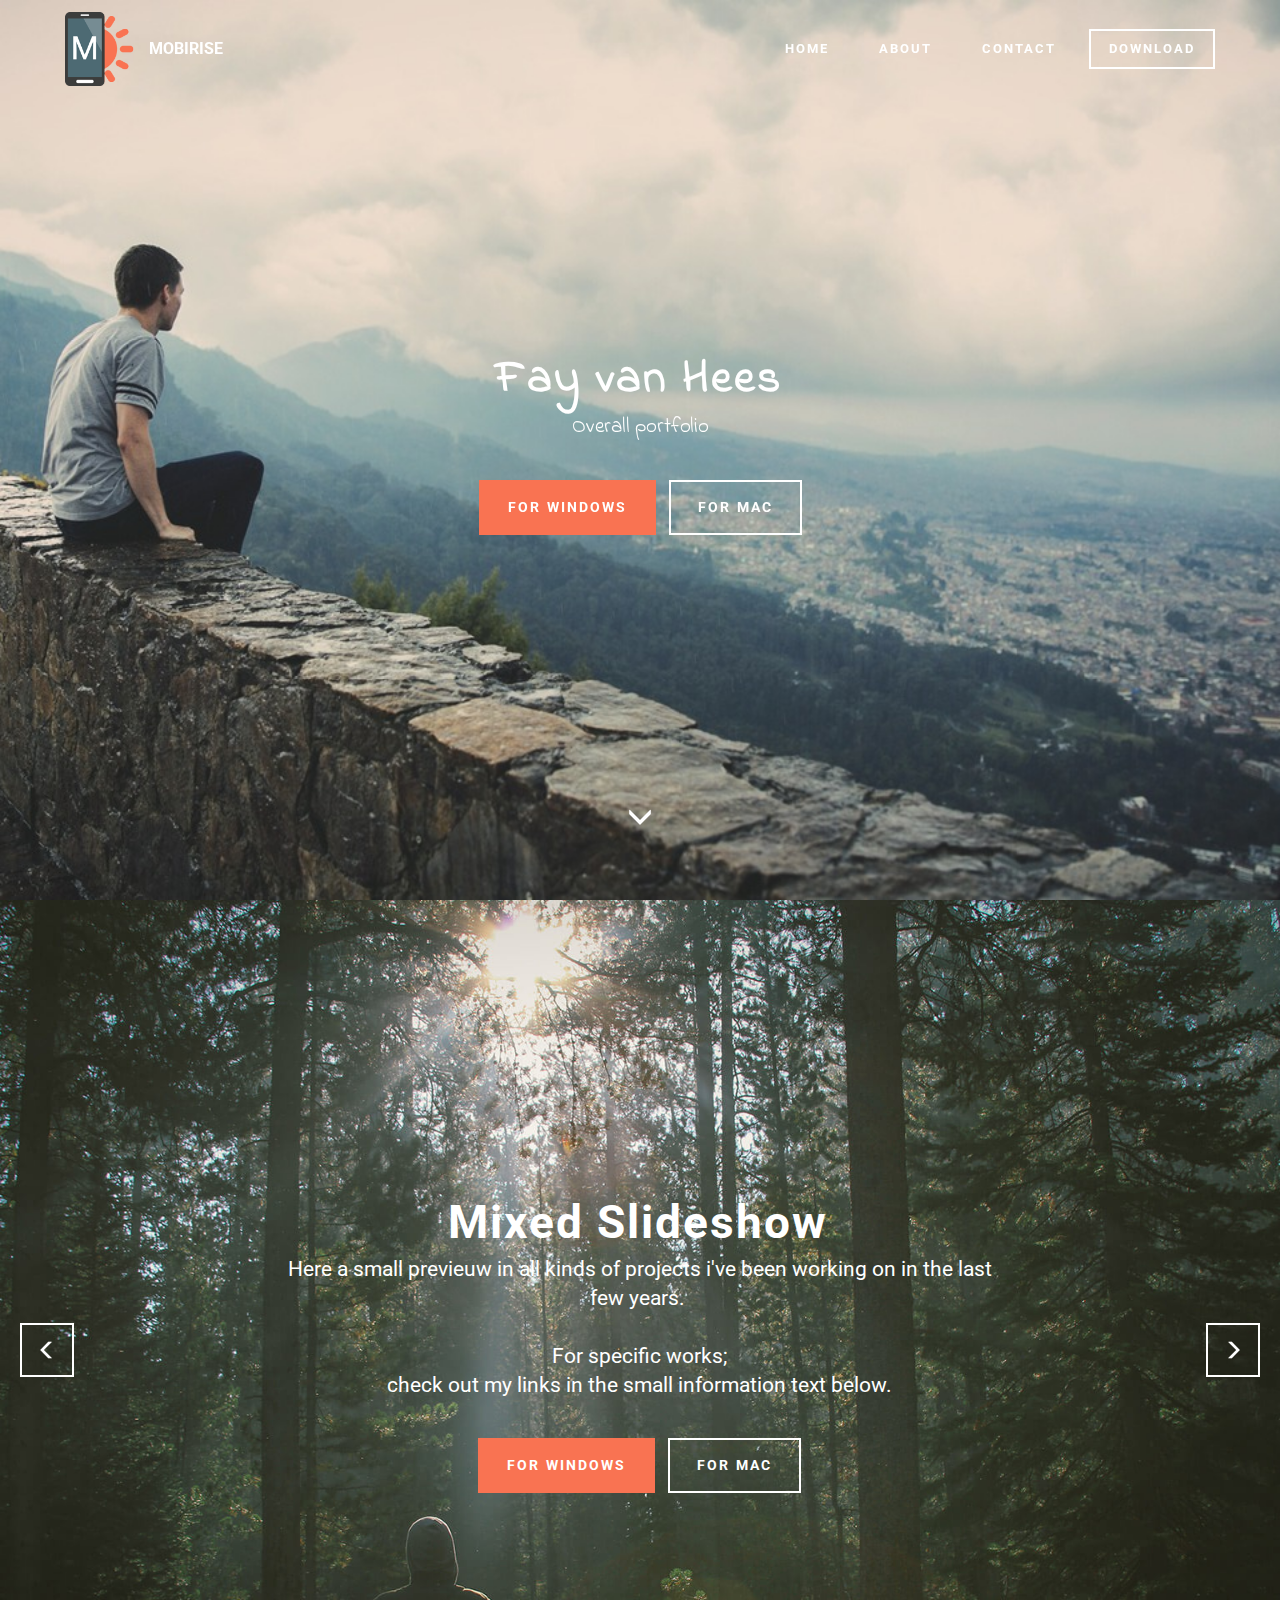
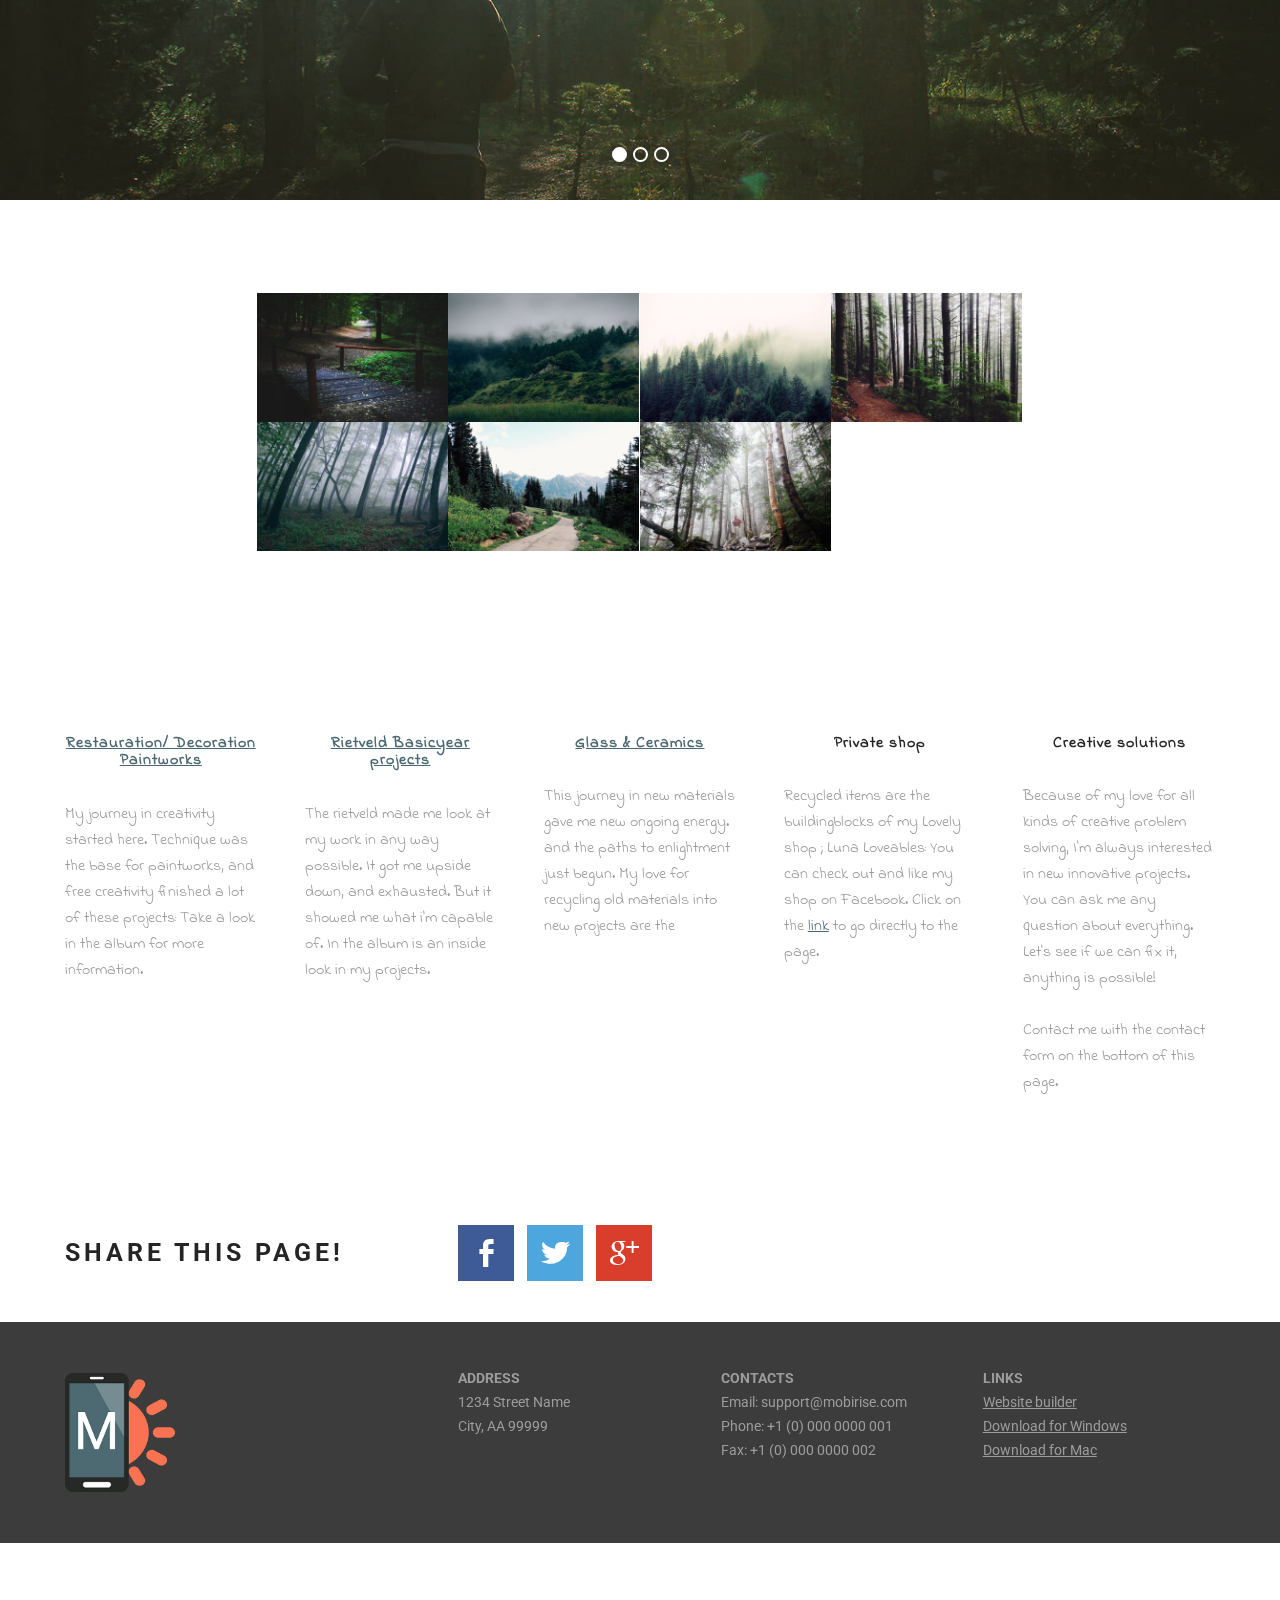
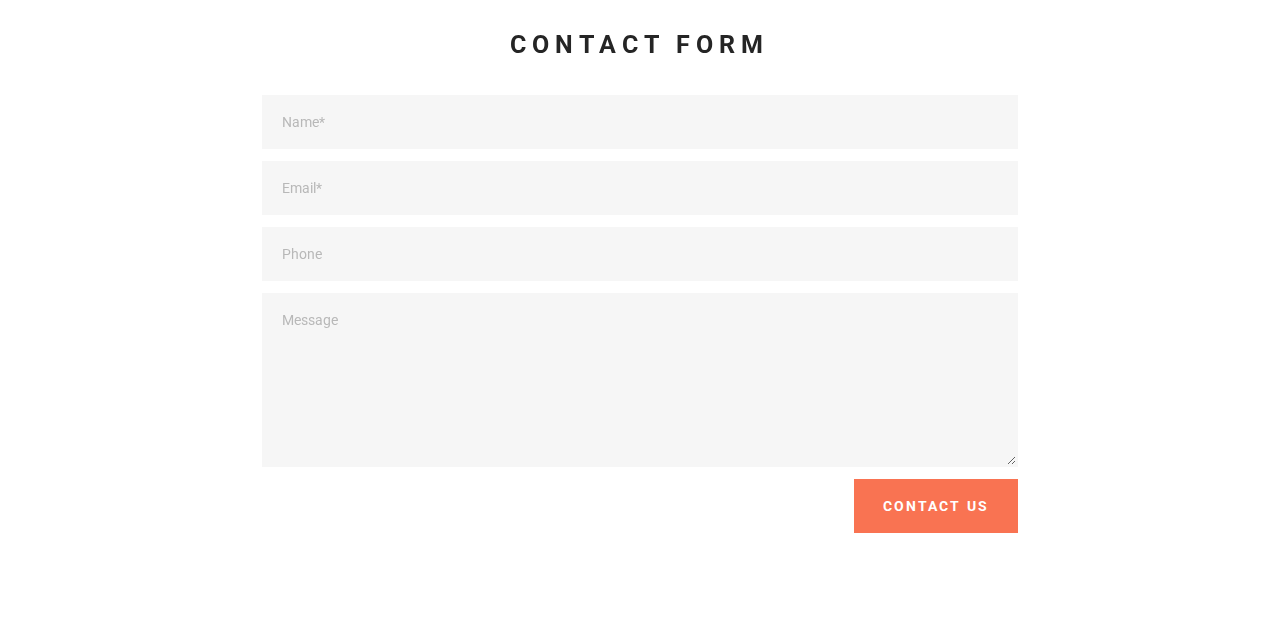
<file: index.html>
<!DOCTYPE html>
<html>
<head>
  <!-- Site made with Mobirise Website Builder v2.0, http://mobirise.com -->
  <meta charset="UTF-8">
  <meta http-equiv="X-UA-Compatible" content="IE=edge">
  <meta name="generator" content="Mobirise v2.0, mobirise.com">
  <meta name="viewport" content="width=device-width, initial-scale=1">
  <meta name="description" content="Free Responsive Website Maker. Create awesome mobile-first websites. Easy and fast - No coding!">
  <title>Mobirise Mobile Website Builder</title>
  <link rel="stylesheet" href="https://fonts.googleapis.com/css?family=Roboto:700,400&amp;subset=cyrillic,latin,greek,vietnamese">
  <link rel="stylesheet" href="assets/bootstrap/css/bootstrap.min.css">
  <link rel="stylesheet" href="assets/animate.css/animate.min.css">
  <link rel="stylesheet" href="assets/socicon/css/socicon.min.css">
  <link rel="stylesheet" href="assets/mobirise/css/style.css">
  <link rel="stylesheet" href="assets/mobirise-slider/style.css">
  <link rel="stylesheet" href="assets/mobirise-gallery/style.css">
  <link rel="stylesheet" href="assets/mobirise/css/mbr-additional.css" type="text/css">
  
  <!-- Paste any valid HTML code here. The code will be inserted to the end of <head> section, right before </head> -->
</head>
<body>

<section class="engine"><a rel="nofollow" href="http://mobirise.com">Mobirise website creator</a></section>
<section class="mbr-navbar mbr-navbar--freeze mbr-navbar--absolute mbr-navbar--transparent mbr-navbar--sticky mbr-navbar--auto-collapse" id="menu-0">
    <div class="mbr-navbar__section mbr-section">
        <div class="mbr-section__container container">
            <div class="mbr-navbar__container">
                <div class="mbr-navbar__column mbr-navbar__column--s mbr-navbar__brand">
                    <span class="mbr-navbar__brand-link mbr-brand mbr-brand--inline">
                        <a class="mbr-brand__logo" href="http://mobirise.com"><img class="mbr-navbar__brand-img mbr-brand__img" alt="" src="assets/images/logo.png"></a>
                        <span class="mbr-brand__name"><a class="mbr-brand__name text-white" href="http://mobirise.com">MOBIRISE</a></span>
                    </span>
                </div>
                <div class="mbr-navbar__hamburger mbr-hamburger text-white"><span class="mbr-hamburger__line"></span></div>
                <div class="mbr-navbar__column mbr-navbar__menu">
                    <nav class="mbr-navbar__menu-box mbr-navbar__menu-box--inline-right">
                        <div class="mbr-navbar__column"><ul class="mbr-navbar__items mbr-navbar__items--right mbr-buttons mbr-buttons--freeze mbr-buttons--right btn-decorator mbr-buttons--active"><li class="mbr-navbar__item"><a class="mbr-buttons__link btn text-white" href="http://mobirise.com">HOME</a></li><li class="mbr-navbar__item"><a class="mbr-buttons__link btn text-white" href="http://mobirise.com">ABOUT</a></li><li class="mbr-navbar__item"><a class="mbr-buttons__link btn text-white" href="http://mobirise.com">CONTACT</a></li></ul></div>
                        <div class="mbr-navbar__column"><ul class="mbr-navbar__items mbr-navbar__items--right mbr-buttons mbr-buttons--freeze mbr-buttons--right btn-inverse mbr-buttons--active"><li class="mbr-navbar__item"><a class="mbr-buttons__btn btn btn-default" href="http://mobirise.com">DOWNLOAD</a></li></ul></div>
                    </nav>
                </div>
            </div>
        </div>
    </div>
</section>

<section class="mbr-box mbr-section mbr-section--relative mbr-section--fixed-size mbr-section--full-height mbr-section--bg-adapted mbr-parallax-background" id="header1-1" style="background-image: url(assets/images/bg.jpg);">
    <div class="mbr-box__magnet mbr-box__magnet--sm-padding mbr-box__magnet--center-center">
        
        <div class="mbr-box__container mbr-section__container container">
            <div class="mbr-box mbr-box--stretched"><div class="mbr-box__magnet mbr-box__magnet--center-center">
                <div class="mbr-hero animated fadeInUp">
                    <h1 class="mbr-hero__text">Fay van Hees</h1>
                    <p class="mbr-hero__subtext">Overall portfolio</p>
                </div>
                <div class="mbr-buttons btn-inverse mbr-buttons--center"><a class="mbr-buttons__btn btn btn-lg btn-danger animated fadeInUp delay" href="http://mobirise.com">FOR WINDOWS</a> <a class="mbr-buttons__btn btn btn-lg btn-default animated fadeInUp delay" href="http://mobirise.com">FOR MAC</a></div>
            </div></div>
        </div>
        <div class="mbr-arrow mbr-arrow--floating text-center">
            <div class="mbr-section__container container">
                <a class="mbr-arrow__link" href="#slider-4"><i class="glyphicon glyphicon-menu-down"></i></a>
            </div>
        </div>
    </div>
</section>

<section class="mbr-slider mbr-section mbr-section--no-padding carousel slide" data-ride="carousel" data-wrap="true" data-interval="5000" id="slider-4" style="background-color: rgb(255, 255, 255);">
    <div class="mbr-section__container">
        <div>
            <ol class="carousel-indicators">
                <li data-app-prevent-settings="" data-target="#slider-4" class="active" data-slide-to="0"></li><li data-app-prevent-settings="" data-target="#slider-4" data-slide-to="1"></li><li data-app-prevent-settings="" data-target="#slider-4" data-slide-to="2"></li>
            </ol>
            <div class="carousel-inner" role="listbox">
                <div class="mbr-box mbr-section mbr-section--relative mbr-section--fixed-size mbr-section--bg-adapted item dark center mbr-section--full-height active" style="background-image: url(assets/images/slide1.jpg);">
                    <div class="mbr-box__magnet mbr-box__magnet--sm-padding">
                        <div class=" container">
                            
                            <div class="row"><div class="col-sm-8 col-sm-offset-2">
                                <div class="mbr-hero">
                                    <h1 class="mbr-hero__text">Mixed Slideshow</h1>
                                    <p class="mbr-hero__subtext">Here a small previeuw in all kinds of projects i've been working on in the last few years.&nbsp;<br><br>For specific works; <br>check out my links in the small information text below.</p>
                                </div>
                                <div class="mbr-buttons btn-inverse mbr-buttons--center"><a class="mbr-buttons__btn btn btn-lg btn-danger" href="http://mobirise.com">FOR WINDOWS</a> <a class="mbr-buttons__btn btn btn-lg btn-default" href="http://mobirise.com">FOR MAC</a></div>
                            </div></div>
                        </div>
                    </div>
                </div><div class="mbr-box mbr-section mbr-section--relative mbr-section--fixed-size mbr-section--bg-adapted item dark center mbr-section--full-height" style="background-image: url(assets/images/slide20.jpg);">
                    <div class="mbr-box__magnet mbr-box__magnet--sm-padding">
                        <div class=" container">
                            
                            <div class="row"><div class="col-sm-8 col-sm-offset-2">
                                <div class="mbr-hero">
                                    <h1 class="mbr-hero__text">Slide 2</h1>
                                    <p class="mbr-hero__subtext">Mobirise is based on Bootstrap 3 - most powerful mobile first framework. Use any bootstrap themes with no extra work.</p>
                                </div>
                                <div class="mbr-buttons btn-inverse mbr-buttons--center"><a class="mbr-buttons__btn btn btn-lg btn-danger" href="http://mobirise.com">FOR WINDOWS</a> <a class="mbr-buttons__btn btn btn-lg btn-default" href="http://mobirise.com">FOR MAC</a></div>
                            </div></div>
                        </div>
                    </div>
                </div><div class="mbr-box mbr-section mbr-section--relative mbr-section--fixed-size mbr-section--bg-adapted item dark center mbr-section--full-height" style="background-image: url(assets/images/slide31.jpg);">
                    <div class="mbr-box__magnet mbr-box__magnet--sm-padding">
                        <div class=" container">
                            
                            <div class="row"><div class="col-sm-8 col-sm-offset-2">
                                <div class="mbr-hero">
                                    <h1 class="mbr-hero__text">Slide 3</h1>
                                    <p class="mbr-hero__subtext">Choose from the large selection of latest pre-made blocks - jumbotrons, hero images, parallax scrolling, video backgrounds, hamburger menu, sticky header and more.</p>
                                </div>
                                <div class="mbr-buttons btn-inverse mbr-buttons--center"><a class="mbr-buttons__btn btn btn-lg btn-danger" href="http://mobirise.com">FOR WINDOWS</a> <a class="mbr-buttons__btn btn btn-lg btn-default" href="http://mobirise.com">FOR MAC</a></div>
                            </div></div>
                        </div>
                    </div>
                </div>
            </div>
            
            <a data-app-prevent-settings="" class="left carousel-control" role="button" data-slide="prev" href="#slider-4">
                <span class="glyphicon glyphicon-menu-left" aria-hidden="true"></span>
                <span class="sr-only">Previous</span>
            </a>
            <a data-app-prevent-settings="" class="right carousel-control" role="button" data-slide="next" href="#slider-4">
                <span class="glyphicon glyphicon-menu-right" aria-hidden="true"></span>
                <span class="sr-only">Next</span>
            </a>
        </div>
    </div>
</section>

<section class="mbr-gallery mbr-section mbr-section--no-padding" id="gallery2-14">
    <!-- Gallery -->
    <div class="container mbr-section__container mbr-gallery-layout-article mbr-section__container--isolated">
        <div class=" col-sm-8 col-sm-offset-2">
            <div class="row mbr-gallery-row no-gutter">
                <div class="col-lg-3 col-md-4 col-sm-6 col-xs-12 mbr-gallery-item">
                    <a href="#lb-gallery2-14" data-slide-to="0" data-toggle="modal">
                        <img alt="" src="assets/images/slide2-small.jpg">
                        <span class="icon glyphicon glyphicon-zoom-in"></span>
                    </a>
                </div><div class="col-lg-3 col-md-4 col-sm-6 col-xs-12 mbr-gallery-item">
                    <a href="#lb-gallery2-14" data-slide-to="1" data-toggle="modal">
                        <img alt="" src="assets/images/slide3-small.jpg">
                        <span class="icon glyphicon glyphicon-zoom-in"></span>
                    </a>
                </div><div class="col-lg-3 col-md-4 col-sm-6 col-xs-12 mbr-gallery-item">
                    <a href="#lb-gallery2-14" data-slide-to="2" data-toggle="modal">
                        <img alt="" src="assets/images/slide4-small.jpg">
                        <span class="icon glyphicon glyphicon-zoom-in"></span>
                    </a>
                </div><div class="col-lg-3 col-md-4 col-sm-6 col-xs-12 mbr-gallery-item">
                    <a href="#lb-gallery2-14" data-slide-to="3" data-toggle="modal">
                        <img alt="" src="assets/images/slide5-small.jpg">
                        <span class="icon glyphicon glyphicon-zoom-in"></span>
                    </a>
                </div><div class="col-lg-3 col-md-4 col-sm-6 col-xs-12 mbr-gallery-item">
                    <a href="#lb-gallery2-14" data-slide-to="4" data-toggle="modal">
                        <img alt="" src="assets/images/slide6-small.jpg">
                        <span class="icon glyphicon glyphicon-zoom-in"></span>
                    </a>
                </div><div class="col-lg-3 col-md-4 col-sm-6 col-xs-12 mbr-gallery-item">
                    <a href="#lb-gallery2-14" data-slide-to="5" data-toggle="modal">
                        <img alt="" src="assets/images/slide7-small.jpg">
                        <span class="icon glyphicon glyphicon-zoom-in"></span>
                    </a>
                </div><div class="col-lg-3 col-md-4 col-sm-6 col-xs-12 mbr-gallery-item">
                    <a href="#lb-gallery2-14" data-slide-to="6" data-toggle="modal">
                        <img alt="" src="assets/images/slide8-small.jpg">
                        <span class="icon glyphicon glyphicon-zoom-in"></span>
                    </a>
                </div>
            </div>
        </div>
        <div class="clearfix"></div>
    </div>

    <!-- Lightbox -->
    <div data-app-prevent-settings="" class="mbr-slider modal fade carousel slide" tabindex="-1" data-keyboard="true" data-interval="false" id="lb-gallery2-14">
        <div class="modal-dialog">
            <div class="modal-content">
                <div class="modal-body">
                    <ol class="carousel-indicators">
                        <li data-app-prevent-settings="" data-target="#lb-gallery2-14" data-slide-to="0"></li><li data-app-prevent-settings="" data-target="#lb-gallery2-14" data-slide-to="1"></li><li data-app-prevent-settings="" data-target="#lb-gallery2-14" data-slide-to="2"></li><li data-app-prevent-settings="" data-target="#lb-gallery2-14" data-slide-to="3"></li><li data-app-prevent-settings="" data-target="#lb-gallery2-14" data-slide-to="4"></li><li data-app-prevent-settings="" data-target="#lb-gallery2-14" data-slide-to="5"></li><li data-app-prevent-settings="" data-target="#lb-gallery2-14" data-slide-to="6"></li>
                    </ol>
                    <div class="carousel-inner">
                        <div class="item">
                            <img alt="" src="assets/images/slide2.jpg">
                        </div><div class="item">
                            <img alt="" src="assets/images/slide3.jpg">
                        </div><div class="item">
                            <img alt="" src="assets/images/slide4.jpg">
                        </div><div class="item">
                            <img alt="" src="assets/images/slide5.jpg">
                        </div><div class="item">
                            <img alt="" src="assets/images/slide6.jpg">
                        </div><div class="item">
                            <img alt="" src="assets/images/slide7.jpg">
                        </div><div class="item">
                            <img alt="" src="assets/images/slide8.jpg">
                        </div>
                    </div>
                    <a class="left carousel-control" role="button" data-slide="prev" href="#lb-gallery2-14">
                        <span class="glyphicon glyphicon-menu-left" aria-hidden="true"></span>
                        <span class="sr-only">Previous</span>
                    </a>
                    <a class="right carousel-control" role="button" data-slide="next" href="#lb-gallery2-14">
                        <span class="glyphicon glyphicon-menu-right" aria-hidden="true"></span>
                        <span class="sr-only">Next</span>
                    </a>

                    <a class="close" href="#" role="button" data-dismiss="modal">
                        <span class="glyphicon glyphicon-remove" aria-hidden="true"></span>
                        <span class="sr-only">Close</span>
                    </a>
                </div>
            </div>
        </div>
    </div>
</section>

<section class="content-2 simple col-5" id="content4-9" style="background-color: rgb(255, 255, 255);">
    
    <div class="container">
        <div class="row">
            <div>
                <div class="thumbnail">
                    <div class="caption">
                        <div>
                            <h3><a href="index.html#slider-4">Restauration/ Decoration Paintworks</a></h3>
                            <p>My journey in creativity started here. Technique was the base for paintworks, and free creativity finished a lot of these projects: Take a look in the album for more information.</p>
                        </div>
                    </div>
                </div>
            </div>
            <div>
                <div class="thumbnail">
                    <div class="caption">
                        <div>
                            <h3><a href="index.html#slider-4">Rietveld Basicyear projects</a></h3>
                            <p>The rietveld made me look at my work in any way possible. It got me upside down, and exhausted. But it showed me what i'm capable of. In the album is an inside look in my projects.<br></p>
                        </div>
                    </div>
                </div>
            </div>
            <div>
                <div class="thumbnail">
                    <div class="caption">
                        <div>
                            <h3><a href="index.html#slider-4">Glass &amp; Ceramics</a></h3>
                            <p>This journey in new materials gave me new ongoing energy. and the paths to enlightment just begun. My love for recycling old materials into new projects are the&nbsp;</p>
                        </div>
                    </div>
                </div>
            </div>
            <div>
                <div class="thumbnail">
                    <div class="caption">
                        <div>
                            <h3>Private shop</h3>
                            <p>Recycled items are the buildingblocks of my Lovely shop ; Luna Loveables: You can check out and like my shop on Facebook. Click on the <a href="http://facebook.LunaLoveables.nl">link</a> to go directly to the page.</p>
                        </div>
                    </div>
                </div>
            </div>
            <div>
                <div class="thumbnail">
                    <div class="caption">
                        <div>
                            <h3>Creative solutions</h3>
                            <p>Because of my love for all kinds of creative problem solving, I'm always interested in new innovative projects. You can ask me any question about everything. Let's see if we can fix it, <br>anything is possible!<br><br>Contact me with the contact form on the bottom of this page.<br></p>
                        </div>
                    </div>
                </div>
            </div>
        </div>
    </div>
</section>

<section class="mbr-section mbr-section--relative mbr-section--fixed-size" id="social-buttons1-13" style="background-color: rgb(255, 255, 255);">
    

    <div class="mbr-section__container container">
        <div class="mbr-header mbr-header--inline row">
            <div class="col-sm-4">
                <h3 class="mbr-header__text">SHARE THIS PAGE!</h3>
            </div>
            <div class="mbr-social-icons col-sm-8">
                <div class="mbr-social-likes social-likes_style-1" data-counters="true">
                    <div class="mbr-social-icons__icon social-likes__icon facebook socicon-bg-facebook" title="Share link on Facebook">
                        <i class="socicon socicon-facebook"></i>
                        
                    </div>
                    <div class="mbr-social-icons__icon social-likes__icon twitter socicon-bg-twitter" title="Share link on Twitter">
                        <i class="socicon socicon-twitter"></i>
                        
                    </div>
                    <div class="mbr-social-icons__icon social-likes__icon plusone socicon-bg-google" title="Share link on Google+">
                        <i class="socicon socicon-google"></i>
                        
                    </div>
                </div>
            </div>
        </div>
    </div>
</section>

<section class="mbr-section mbr-section--relative mbr-section--fixed-size" id="contacts1-11" style="background-color: rgb(60, 60, 60);">
    
    <div class="mbr-section__container container">
        <div class="mbr-contacts mbr-contacts--wysiwyg row">
            <div class="col-sm-4">
                <img class="mbr-contacts__img mbr-contacts__img--left" alt="" src="assets/images/footer-logo.png">
            </div>
            <div class="col-sm-8">
                <div class="row">
                    <div class="col-sm-4">
                        <p class="mbr-contacts__text"><strong>ADDRESS</strong><br>
1234 Street Name<br>
City, AA 99999</p>
                    </div>
                    <div class="col-sm-4">
                        <p class="mbr-contacts__text"><strong>CONTACTS</strong><br>
Email: support@mobirise.com<br>
Phone: +1 (0) 000 0000 001<br>
Fax: +1 (0) 000 0000 002</p>
                    </div>
                    <div class="col-sm-4"><p class="mbr-contacts__text"><strong>LINKS</strong></p><ul class="mbr-contacts__list"><li><a class="mbr-contacts__link text-gray" href="http://mobirise.com/">Website builder</a></li><li><a class="mbr-contacts__link text-gray" href="http://mobirise.com/mobirise-free-win.zip">Download for Windows</a></li><li><a class="mbr-contacts__link text-gray" href="http://mobirise.com/mobirise-free-mac.zip">Download for Mac</a></li></ul></div>
                </div>
            </div>
        </div>
    </div>
</section>

<section class="mbr-section mbr-section--relative mbr-section--fixed-size" id="form1-7" style="background-color: rgb(255, 255, 255);">
    
    <div class="mbr-section__container mbr-section__container--std-padding container">
        <div class="row">
            <div class="col-sm-12">
                <div class="row">
                    <div class="col-sm-8 col-sm-offset-2">
                        <div class="mbr-header mbr-header--center mbr-header--std-padding">
                            <h2 class="mbr-header__text">CONTACT FORM</h2>
                        </div>
                        
                        <form action="http://mobirise.com/" method="post">
                            
                            <div class="form-group">
                                <input type="text" class="form-control" name="name" required="" placeholder="Name*">
                            </div>
                            <div class="form-group">
                                <input type="email" class="form-control" name="email" required="" placeholder="Email*">
                            </div>
                            <div class="form-group">
                                <input type="tel" class="form-control" name="phone" placeholder="Phone">
                            </div>
                            <div class="form-group">
                                <textarea class="form-control" name="message" placeholder="Message" rows="7"></textarea>
                            </div>
                            <div class="mbr-buttons mbr-buttons--right"><button type="submit" class="mbr-buttons__btn btn btn-lg btn-danger">CONTACT US</button></div>
                        </form>
                    </div>
                </div>
            </div>
        </div>
    </div>
</section>
  <script src="assets/jquery/jquery.min.js"></script>
  <script src="assets/bootstrap/js/bootstrap.min.js"></script>
  <script src="assets/smooth-scroll/SmoothScroll.js"></script>
  <script src="assets/jarallax/jarallax.js"></script>
  <script src="assets/bootstrap-carousel-swipe/bootstrap-carousel-swipe.js"></script>
  <script src="assets/masonry/masonry.pkgd.min.js"></script>
  <script src="assets/imagesloaded/imagesloaded.pkgd.min.js"></script>
  <script src="assets/social-likes/social-likes.js"></script>
  <script src="assets/mobirise/js/script.js"></script>
  <script src="assets/mobirise-gallery/script.js"></script>
  
  <!-- Paste any valid HTML code here. The code will be inserted to the end of <body> section, right before </body> -->
</body>
</html>
</file>
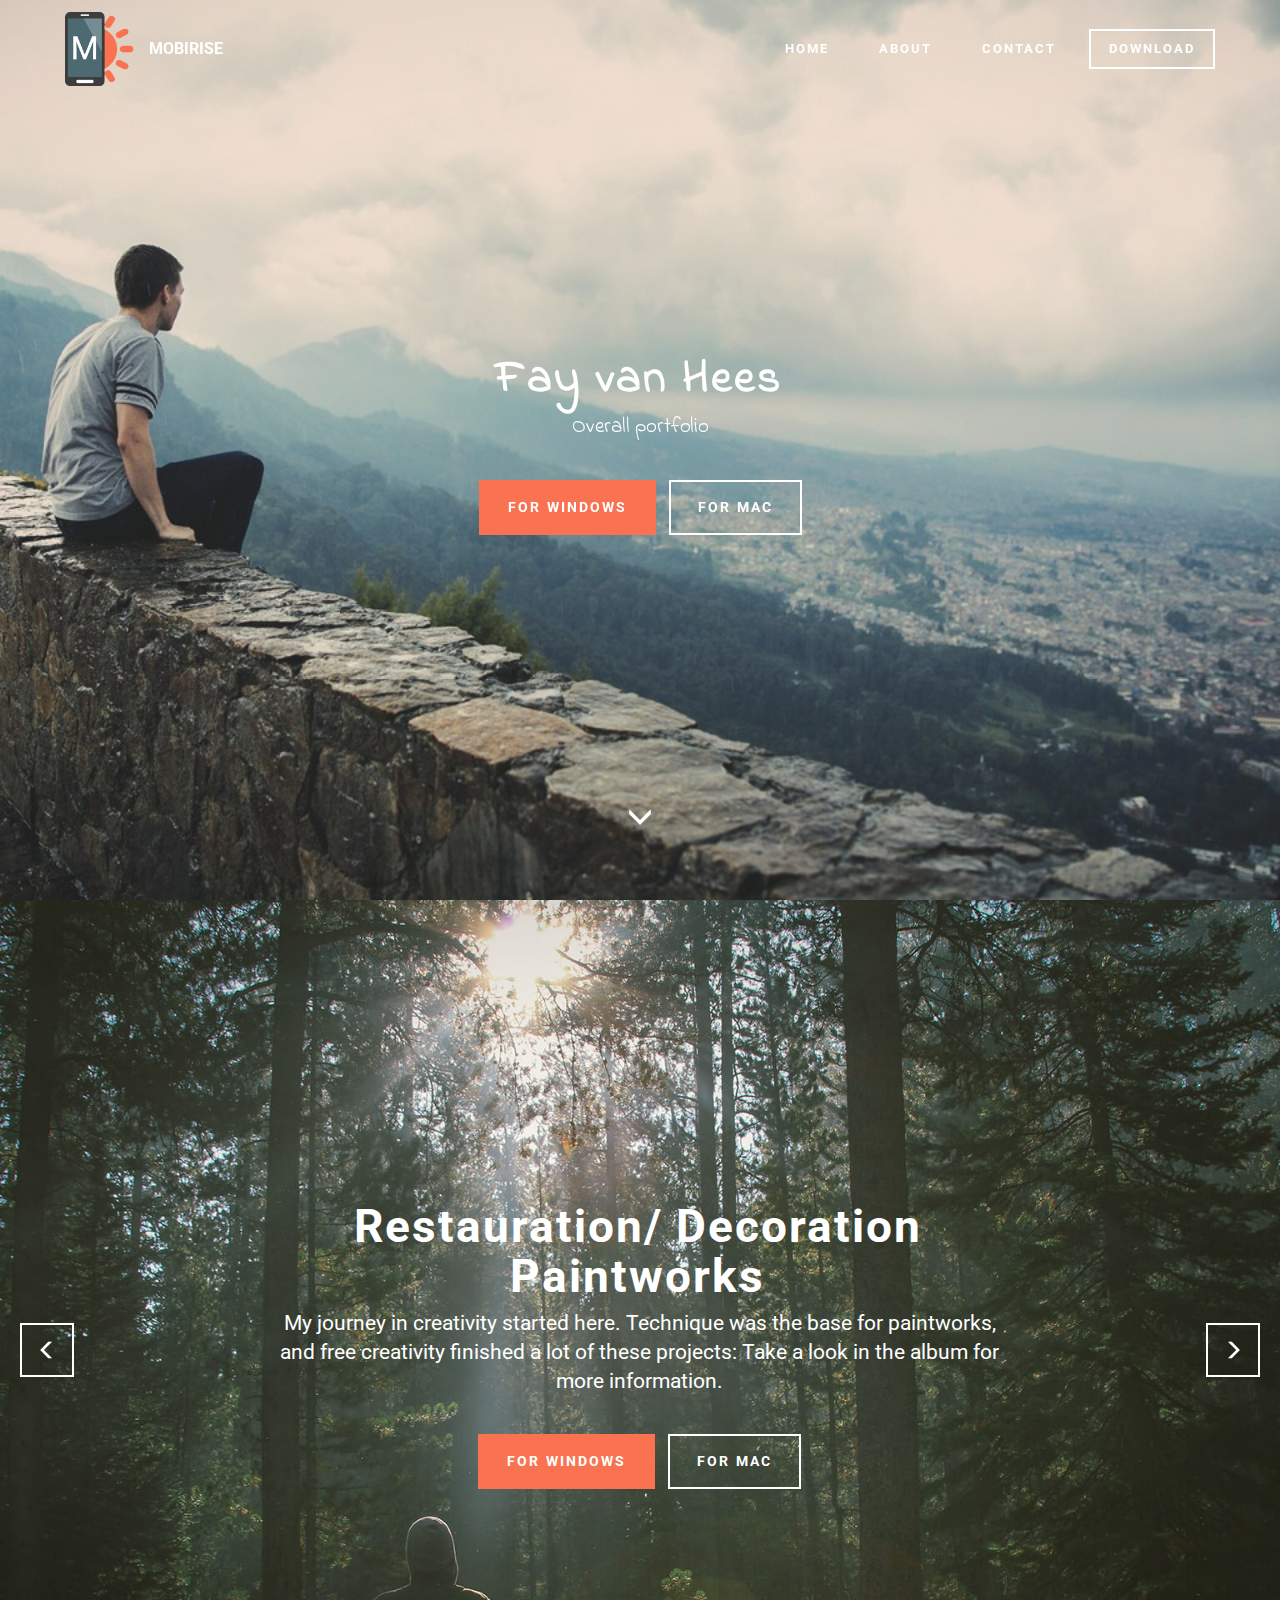
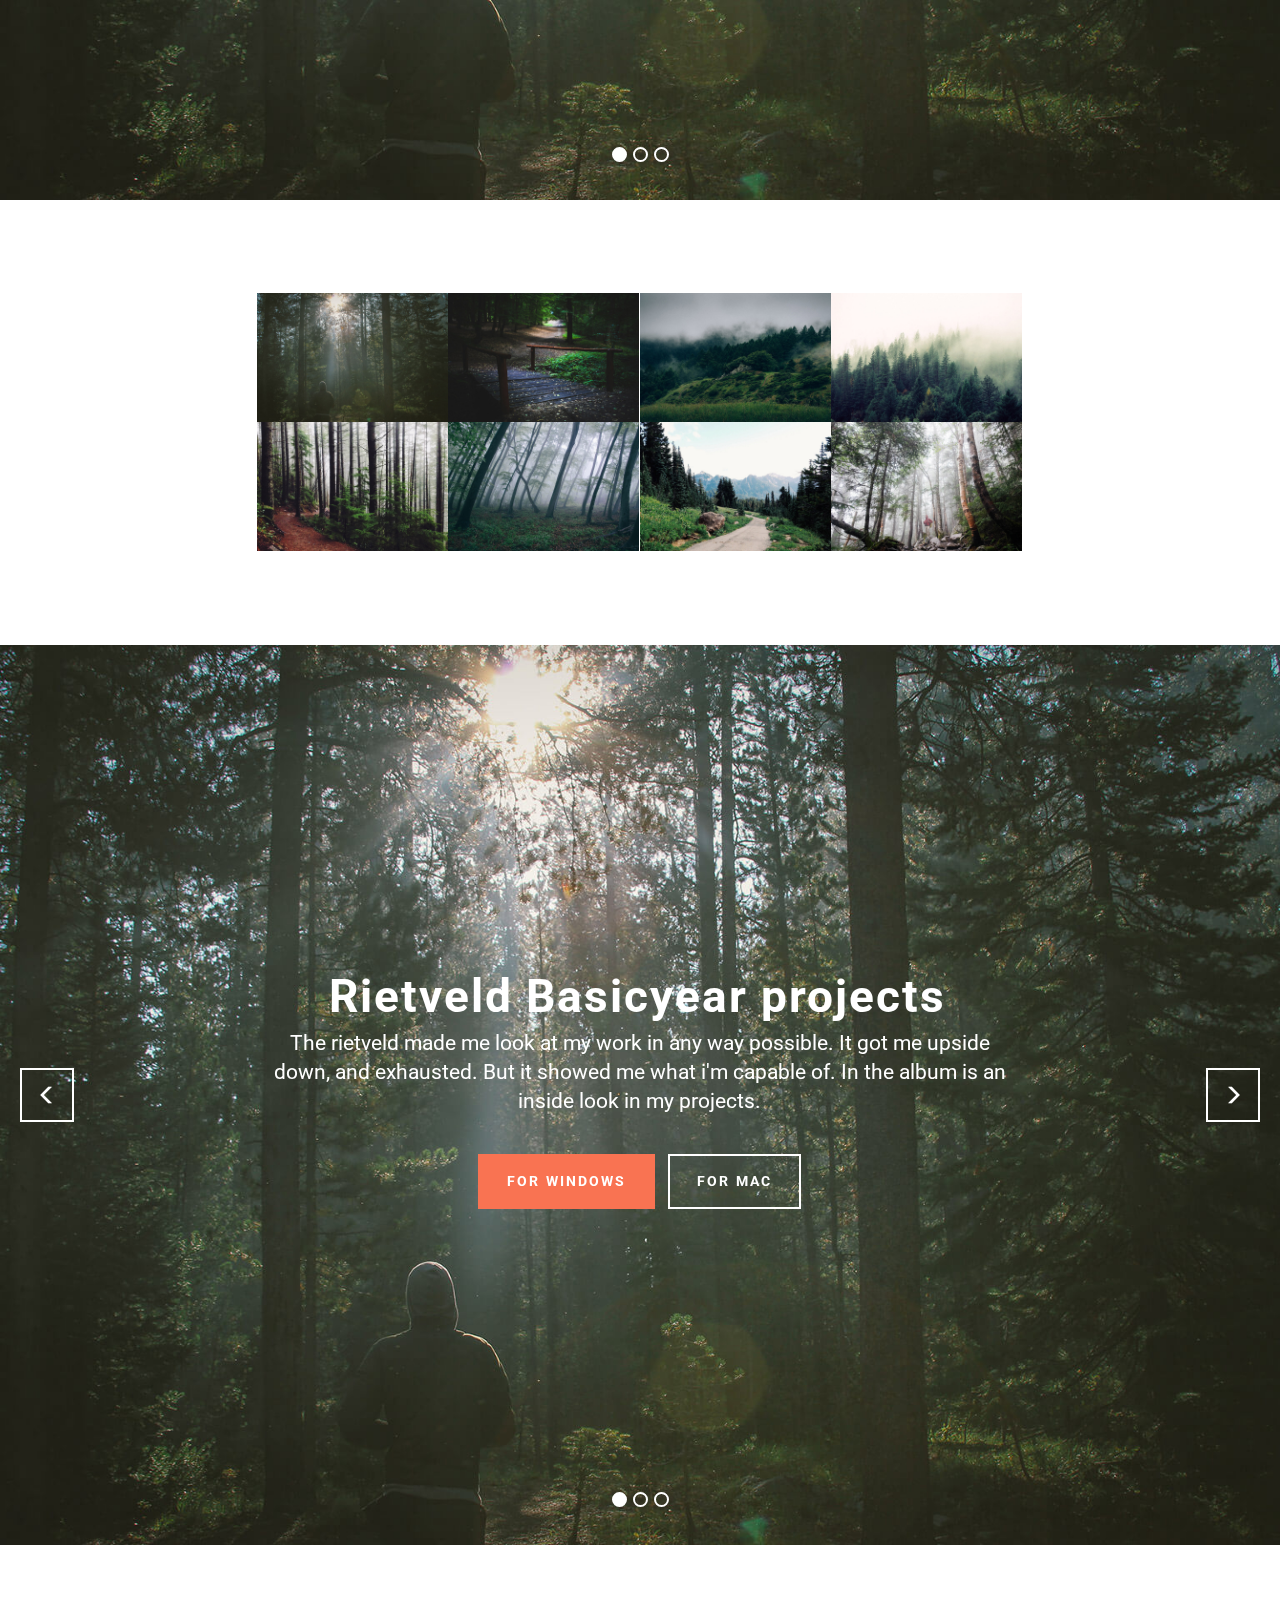
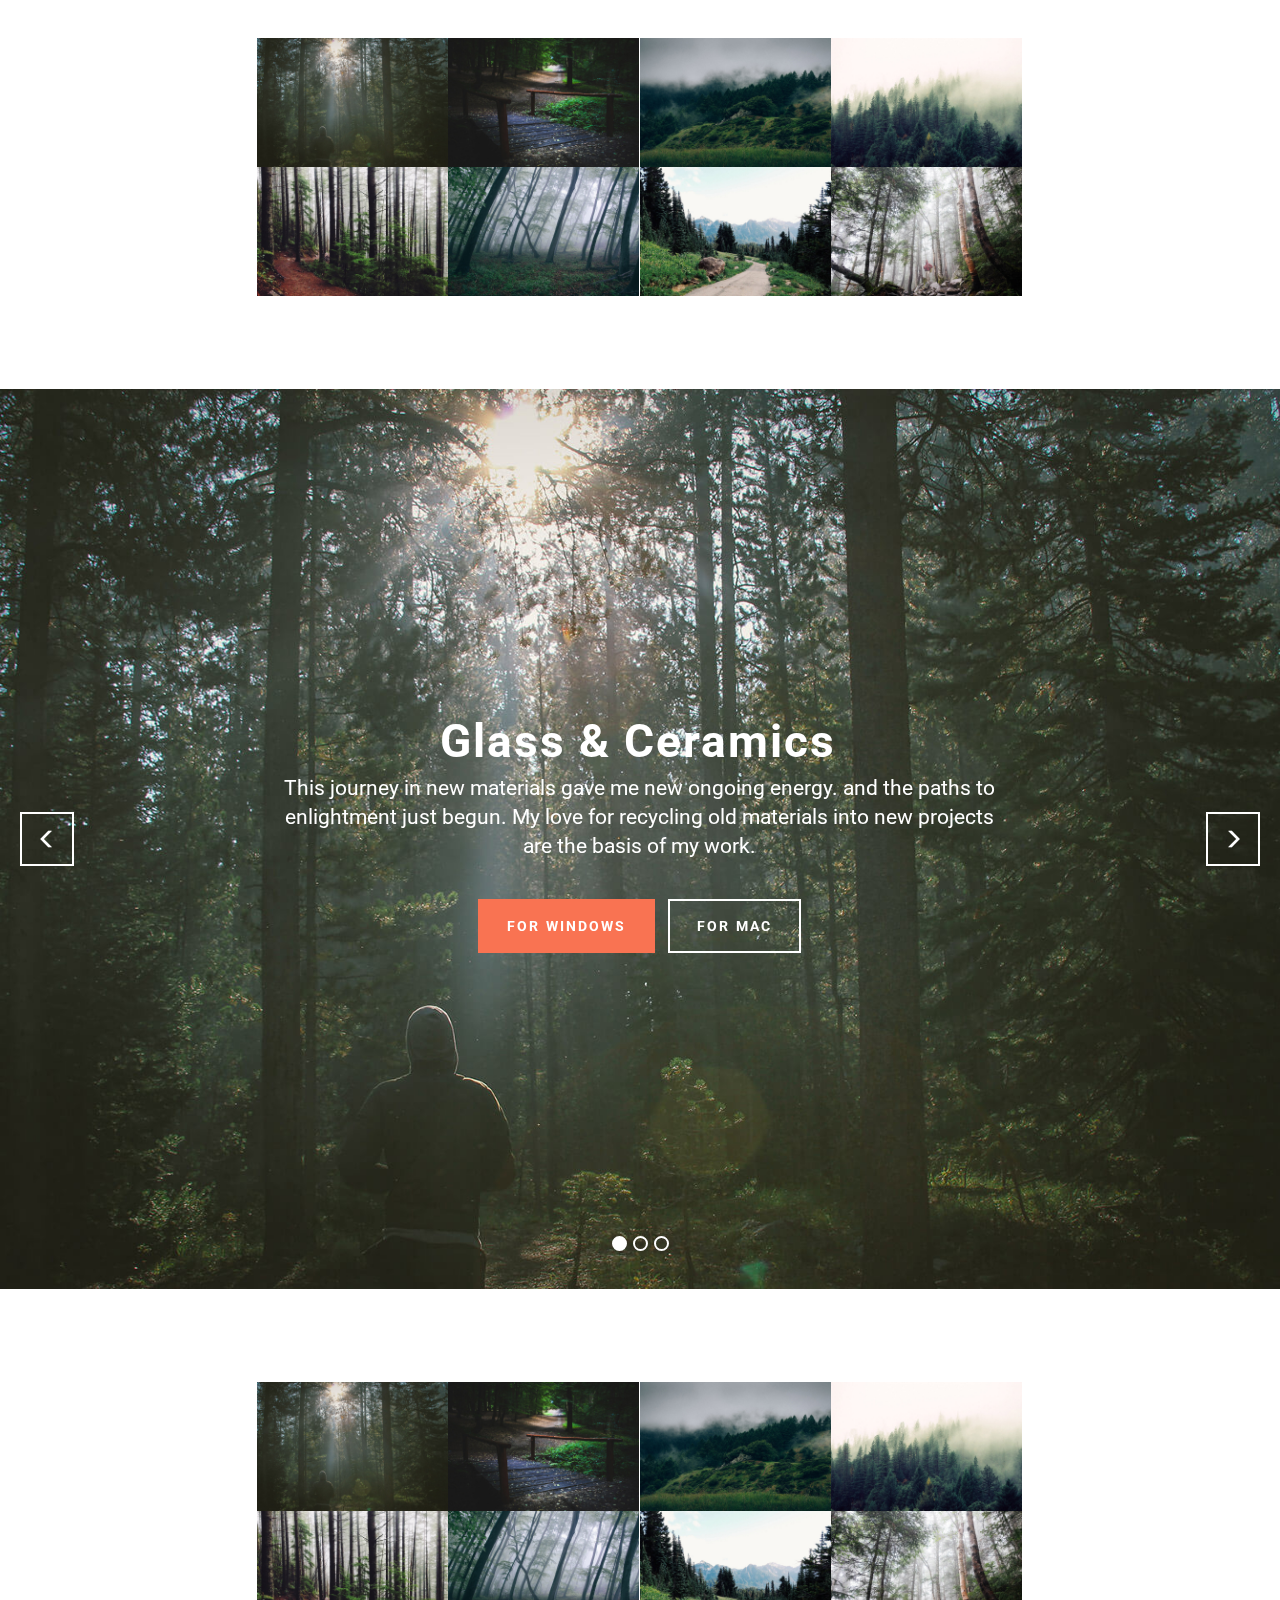
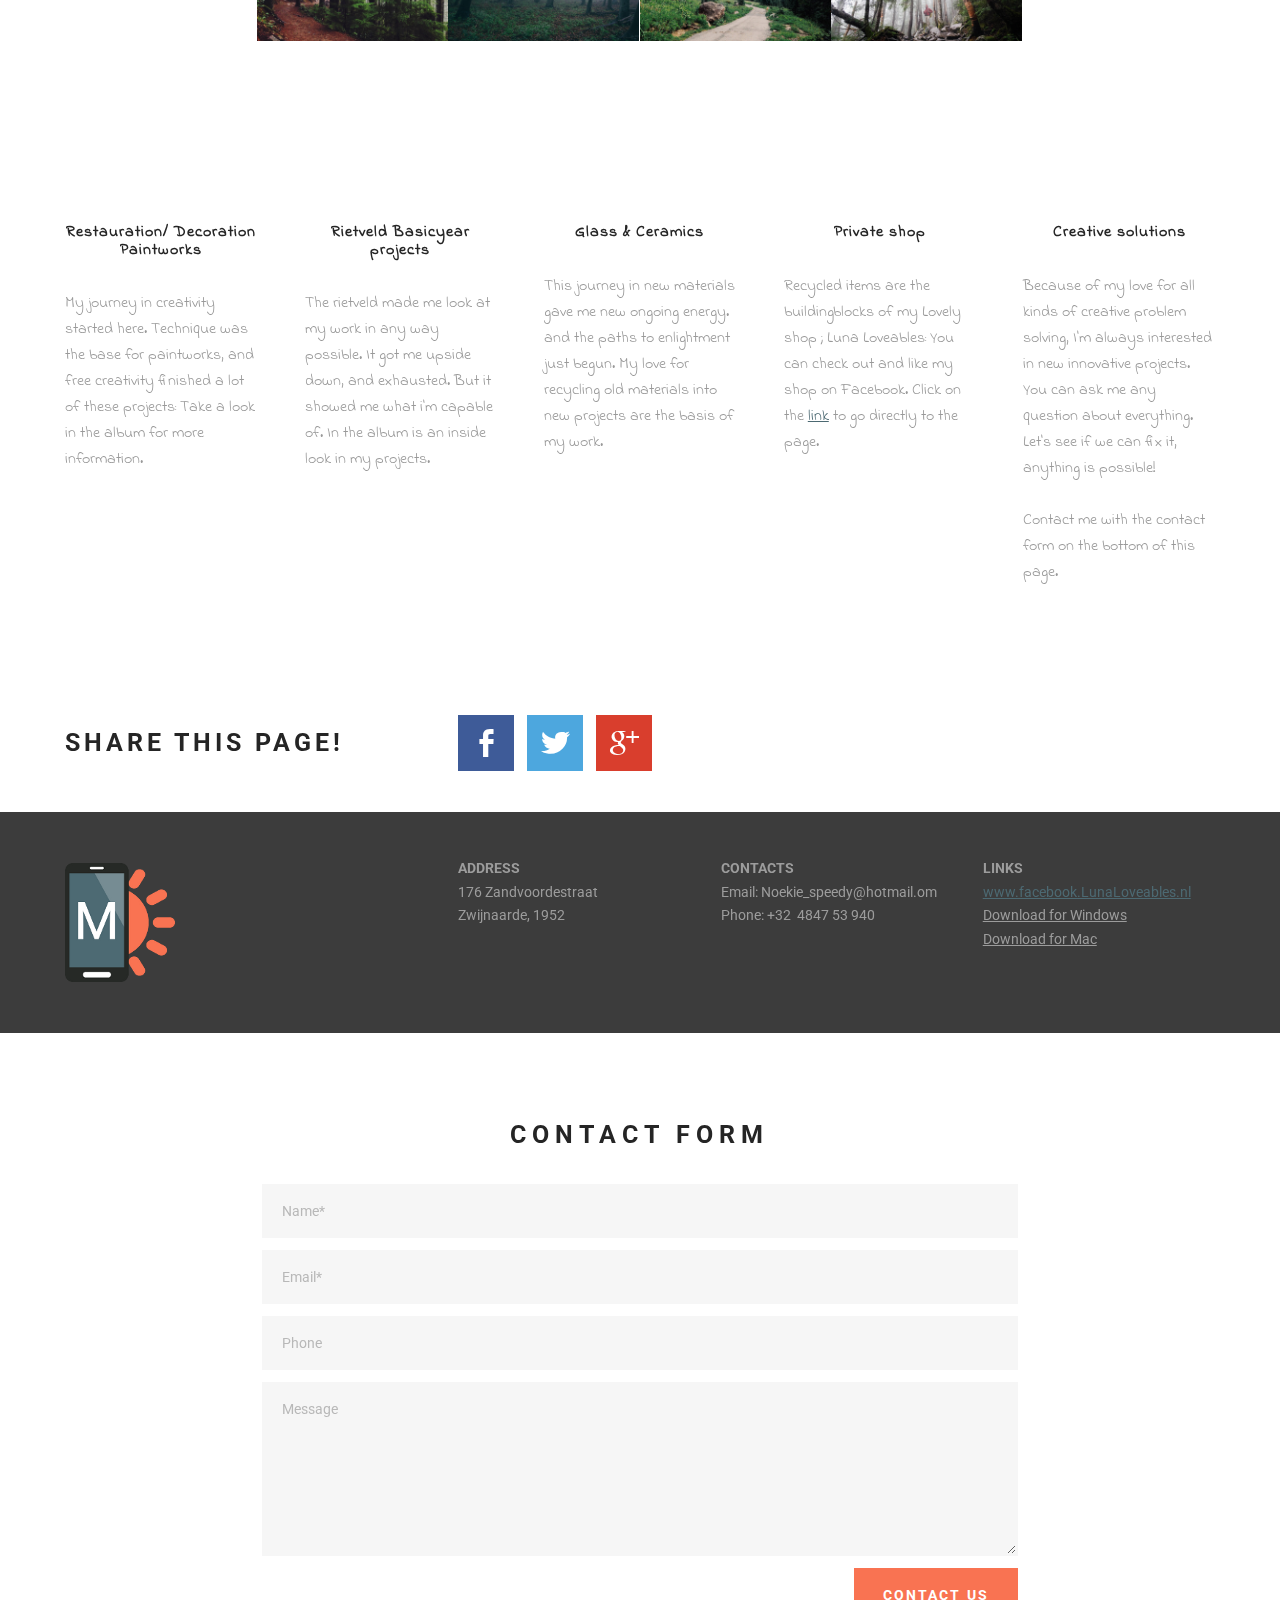
<file: AlbumPage.html>
<!DOCTYPE html>
<html>
<head>
  <!-- Site made with Mobirise Website Builder v2.0, http://mobirise.com -->
  <meta charset="UTF-8">
  <meta http-equiv="X-UA-Compatible" content="IE=edge">
  <meta name="generator" content="Mobirise v2.0, mobirise.com">
  <meta name="viewport" content="width=device-width, initial-scale=1">
  <meta name="description" content="Free Responsive Website Maker. Create awesome mobile-first websites. Easy and fast - No coding!">
  <title>Mobirise Mobile Website Builder</title>
  <link rel="stylesheet" href="https://fonts.googleapis.com/css?family=Roboto:700,400&amp;subset=cyrillic,latin,greek,vietnamese">
  <link rel="stylesheet" href="assets/bootstrap/css/bootstrap.min.css">
  <link rel="stylesheet" href="assets/animate.css/animate.min.css">
  <link rel="stylesheet" href="assets/socicon/css/socicon.min.css">
  <link rel="stylesheet" href="assets/mobirise/css/style.css">
  <link rel="stylesheet" href="assets/mobirise-slider/style.css">
  <link rel="stylesheet" href="assets/mobirise-gallery/style.css">
  <link rel="stylesheet" href="assets/mobirise/css/mbr-additional.css" type="text/css">
  
  <!-- Paste any valid HTML code here. The code will be inserted to the end of <head> section, right before </head> -->
</head>
<body>

<section class="engine"><a rel="nofollow" href="http://mobirise.com">Mobirise web design software</a></section>
<section class="mbr-navbar mbr-navbar--freeze mbr-navbar--absolute mbr-navbar--transparent mbr-navbar--sticky mbr-navbar--auto-collapse" id="menu-15">
    <div class="mbr-navbar__section mbr-section">
        <div class="mbr-section__container container">
            <div class="mbr-navbar__container">
                <div class="mbr-navbar__column mbr-navbar__column--s mbr-navbar__brand">
                    <span class="mbr-navbar__brand-link mbr-brand mbr-brand--inline">
                        <a class="mbr-brand__logo" href="http://mobirise.com"><img class="mbr-navbar__brand-img mbr-brand__img" alt="" src="assets/images/logo.png"></a>
                        <span class="mbr-brand__name"><a class="mbr-brand__name text-white" href="http://mobirise.com">MOBIRISE</a></span>
                    </span>
                </div>
                <div class="mbr-navbar__hamburger mbr-hamburger text-white"><span class="mbr-hamburger__line"></span></div>
                <div class="mbr-navbar__column mbr-navbar__menu">
                    <nav class="mbr-navbar__menu-box mbr-navbar__menu-box--inline-right">
                        <div class="mbr-navbar__column"><ul class="mbr-navbar__items mbr-navbar__items--right mbr-buttons mbr-buttons--freeze mbr-buttons--right btn-decorator mbr-buttons--active"><li class="mbr-navbar__item"><a class="mbr-buttons__link btn text-white" href="http://mobirise.com">HOME</a></li><li class="mbr-navbar__item"><a class="mbr-buttons__link btn text-white" href="http://mobirise.com">ABOUT</a></li><li class="mbr-navbar__item"><a class="mbr-buttons__link btn text-white" href="http://mobirise.com">CONTACT</a></li></ul></div>
                        <div class="mbr-navbar__column"><ul class="mbr-navbar__items mbr-navbar__items--right mbr-buttons mbr-buttons--freeze mbr-buttons--right btn-inverse mbr-buttons--active"><li class="mbr-navbar__item"><a class="mbr-buttons__btn btn btn-default" href="http://mobirise.com">DOWNLOAD</a></li></ul></div>
                    </nav>
                </div>
            </div>
        </div>
    </div>
</section>

<section class="mbr-box mbr-section mbr-section--relative mbr-section--fixed-size mbr-section--full-height mbr-section--bg-adapted mbr-parallax-background" id="header1-16" style="background-image: url(assets/images/bg.jpg);">
    <div class="mbr-box__magnet mbr-box__magnet--sm-padding mbr-box__magnet--center-center">
        
        <div class="mbr-box__container mbr-section__container container">
            <div class="mbr-box mbr-box--stretched"><div class="mbr-box__magnet mbr-box__magnet--center-center">
                <div class="mbr-hero animated fadeInUp">
                    <h1 class="mbr-hero__text">Fay van Hees</h1>
                    <p class="mbr-hero__subtext">Overall portfolio</p>
                </div>
                <div class="mbr-buttons btn-inverse mbr-buttons--center"><a class="mbr-buttons__btn btn btn-lg btn-danger animated fadeInUp delay" href="http://mobirise.com">FOR WINDOWS</a> <a class="mbr-buttons__btn btn btn-lg btn-default animated fadeInUp delay" href="http://mobirise.com">FOR MAC</a></div>
            </div></div>
        </div>
        <div class="mbr-arrow mbr-arrow--floating text-center">
            <div class="mbr-section__container container">
                <a class="mbr-arrow__link" href="#next"><i class="glyphicon glyphicon-menu-down"></i></a>
            </div>
        </div>
    </div>
</section>

<section class="mbr-slider mbr-section mbr-section--no-padding carousel slide" data-ride="carousel" data-wrap="true" data-interval="5000" id="slider-26" style="background-color: rgb(255, 255, 255);">
    <div class="mbr-section__container">
        <div>
            <ol class="carousel-indicators">
                <li data-app-prevent-settings="" data-target="#slider-26" class="active" data-slide-to="0"></li><li data-app-prevent-settings="" data-target="#slider-26" data-slide-to="1"></li><li data-app-prevent-settings="" data-target="#slider-26" data-slide-to="2"></li>
            </ol>
            <div class="carousel-inner" role="listbox">
                <div class="mbr-box mbr-section mbr-section--relative mbr-section--fixed-size mbr-section--bg-adapted item dark center mbr-section--full-height active" style="background-image: url(assets/images/slide12.jpg);">
                    <div class="mbr-box__magnet mbr-box__magnet--sm-padding">
                        <div class=" container">
                            
                            <div class="row"><div class="col-sm-8 col-sm-offset-2">
                                <div class="mbr-hero">
                                    <h1 class="mbr-hero__text">Restauration/ Decoration Paintworks</h1>
                                    <p class="mbr-hero__subtext">My journey in creativity started here. Technique was the base for paintworks, and free creativity finished a lot of these projects: Take a look in the album for more information.</p>
                                </div>
                                <div class="mbr-buttons btn-inverse mbr-buttons--center"><a class="mbr-buttons__btn btn btn-lg btn-danger" href="http://mobirise.com">FOR WINDOWS</a> <a class="mbr-buttons__btn btn btn-lg btn-default" href="http://mobirise.com">FOR MAC</a></div>
                            </div></div>
                        </div>
                    </div>
                </div><div class="mbr-box mbr-section mbr-section--relative mbr-section--fixed-size mbr-section--bg-adapted item dark center mbr-section--full-height" style="background-image: url(assets/images/slide23.jpg);">
                    <div class="mbr-box__magnet mbr-box__magnet--sm-padding">
                        <div class=" container">
                            
                            <div class="row"><div class="col-sm-8 col-sm-offset-2">
                                <div class="mbr-hero">
                                    <h1 class="mbr-hero__text">Slide 2</h1>
                                    <p class="mbr-hero__subtext">Mobirise is based on Bootstrap 3 - most powerful mobile first framework. Use any bootstrap themes with no extra work.</p>
                                </div>
                                <div class="mbr-buttons btn-inverse mbr-buttons--center"><a class="mbr-buttons__btn btn btn-lg btn-danger" href="http://mobirise.com">FOR WINDOWS</a> <a class="mbr-buttons__btn btn btn-lg btn-default" href="http://mobirise.com">FOR MAC</a></div>
                            </div></div>
                        </div>
                    </div>
                </div><div class="mbr-box mbr-section mbr-section--relative mbr-section--fixed-size mbr-section--bg-adapted item dark center mbr-section--full-height" style="background-image: url(assets/images/slide34.jpg);">
                    <div class="mbr-box__magnet mbr-box__magnet--sm-padding">
                        <div class=" container">
                            
                            <div class="row"><div class="col-sm-8 col-sm-offset-2">
                                <div class="mbr-hero">
                                    <h1 class="mbr-hero__text">Slide 3</h1>
                                    <p class="mbr-hero__subtext">Choose from the large selection of latest pre-made blocks - jumbotrons, hero images, parallax scrolling, video backgrounds, hamburger menu, sticky header and more.</p>
                                </div>
                                <div class="mbr-buttons btn-inverse mbr-buttons--center"><a class="mbr-buttons__btn btn btn-lg btn-danger" href="http://mobirise.com">FOR WINDOWS</a> <a class="mbr-buttons__btn btn btn-lg btn-default" href="http://mobirise.com">FOR MAC</a></div>
                            </div></div>
                        </div>
                    </div>
                </div>
            </div>
            
            <a data-app-prevent-settings="" class="left carousel-control" role="button" data-slide="prev" href="#slider-26">
                <span class="glyphicon glyphicon-menu-left" aria-hidden="true"></span>
                <span class="sr-only">Previous</span>
            </a>
            <a data-app-prevent-settings="" class="right carousel-control" role="button" data-slide="next" href="#slider-26">
                <span class="glyphicon glyphicon-menu-right" aria-hidden="true"></span>
                <span class="sr-only">Next</span>
            </a>
        </div>
    </div>
</section>

<section class="mbr-gallery mbr-section mbr-section--no-padding" id="gallery2-29">
    <!-- Gallery -->
    <div class="container mbr-section__container mbr-gallery-layout-article mbr-section__container--isolated">
        <div class=" col-sm-8 col-sm-offset-2">
            <div class="row mbr-gallery-row no-gutter">
                <div class="col-lg-3 col-md-4 col-sm-6 col-xs-12 mbr-gallery-item">
                    <a href="#lb-gallery2-29" data-slide-to="0" data-toggle="modal">
                        <img alt="" src="assets/images/slide1-small.jpg">
                        <span class="icon glyphicon glyphicon-zoom-in"></span>
                    </a>
                </div><div class="col-lg-3 col-md-4 col-sm-6 col-xs-12 mbr-gallery-item">
                    <a href="#lb-gallery2-29" data-slide-to="1" data-toggle="modal">
                        <img alt="" src="assets/images/slide2-small.jpg">
                        <span class="icon glyphicon glyphicon-zoom-in"></span>
                    </a>
                </div><div class="col-lg-3 col-md-4 col-sm-6 col-xs-12 mbr-gallery-item">
                    <a href="#lb-gallery2-29" data-slide-to="2" data-toggle="modal">
                        <img alt="" src="assets/images/slide3-small.jpg">
                        <span class="icon glyphicon glyphicon-zoom-in"></span>
                    </a>
                </div><div class="col-lg-3 col-md-4 col-sm-6 col-xs-12 mbr-gallery-item">
                    <a href="#lb-gallery2-29" data-slide-to="3" data-toggle="modal">
                        <img alt="" src="assets/images/slide4-small.jpg">
                        <span class="icon glyphicon glyphicon-zoom-in"></span>
                    </a>
                </div><div class="col-lg-3 col-md-4 col-sm-6 col-xs-12 mbr-gallery-item">
                    <a href="#lb-gallery2-29" data-slide-to="4" data-toggle="modal">
                        <img alt="" src="assets/images/slide5-small.jpg">
                        <span class="icon glyphicon glyphicon-zoom-in"></span>
                    </a>
                </div><div class="col-lg-3 col-md-4 col-sm-6 col-xs-12 mbr-gallery-item">
                    <a href="#lb-gallery2-29" data-slide-to="5" data-toggle="modal">
                        <img alt="" src="assets/images/slide6-small.jpg">
                        <span class="icon glyphicon glyphicon-zoom-in"></span>
                    </a>
                </div><div class="col-lg-3 col-md-4 col-sm-6 col-xs-12 mbr-gallery-item">
                    <a href="#lb-gallery2-29" data-slide-to="6" data-toggle="modal">
                        <img alt="" src="assets/images/slide7-small.jpg">
                        <span class="icon glyphicon glyphicon-zoom-in"></span>
                    </a>
                </div><div class="col-lg-3 col-md-4 col-sm-6 col-xs-12 mbr-gallery-item">
                    <a href="#lb-gallery2-29" data-slide-to="7" data-toggle="modal">
                        <img alt="" src="assets/images/slide8-small.jpg">
                        <span class="icon glyphicon glyphicon-zoom-in"></span>
                    </a>
                </div>
            </div>
        </div>
        <div class="clearfix"></div>
    </div>

    <!-- Lightbox -->
    <div data-app-prevent-settings="" class="mbr-slider modal fade carousel slide" tabindex="-1" data-keyboard="true" data-interval="false" id="lb-gallery2-29">
        <div class="modal-dialog">
            <div class="modal-content">
                <div class="modal-body">
                    <ol class="carousel-indicators">
                        <li data-app-prevent-settings="" data-target="#lb-gallery2-29" class=" active" data-slide-to="0"></li><li data-app-prevent-settings="" data-target="#lb-gallery2-29" data-slide-to="1"></li><li data-app-prevent-settings="" data-target="#lb-gallery2-29" data-slide-to="2"></li><li data-app-prevent-settings="" data-target="#lb-gallery2-29" data-slide-to="3"></li><li data-app-prevent-settings="" data-target="#lb-gallery2-29" data-slide-to="4"></li><li data-app-prevent-settings="" data-target="#lb-gallery2-29" data-slide-to="5"></li><li data-app-prevent-settings="" data-target="#lb-gallery2-29" data-slide-to="6"></li><li data-app-prevent-settings="" data-target="#lb-gallery2-29" data-slide-to="7"></li>
                    </ol>
                    <div class="carousel-inner">
                        <div class="item active">
                            <img alt="" src="assets/images/slide1.jpg">
                        </div><div class="item">
                            <img alt="" src="assets/images/slide2.jpg">
                        </div><div class="item">
                            <img alt="" src="assets/images/slide3.jpg">
                        </div><div class="item">
                            <img alt="" src="assets/images/slide4.jpg">
                        </div><div class="item">
                            <img alt="" src="assets/images/slide5.jpg">
                        </div><div class="item">
                            <img alt="" src="assets/images/slide6.jpg">
                        </div><div class="item">
                            <img alt="" src="assets/images/slide7.jpg">
                        </div><div class="item">
                            <img alt="" src="assets/images/slide8.jpg">
                        </div>
                    </div>
                    <a class="left carousel-control" role="button" data-slide="prev" href="#lb-gallery2-29">
                        <span class="glyphicon glyphicon-menu-left" aria-hidden="true"></span>
                        <span class="sr-only">Previous</span>
                    </a>
                    <a class="right carousel-control" role="button" data-slide="next" href="#lb-gallery2-29">
                        <span class="glyphicon glyphicon-menu-right" aria-hidden="true"></span>
                        <span class="sr-only">Next</span>
                    </a>

                    <a class="close" href="#" role="button" data-dismiss="modal">
                        <span class="glyphicon glyphicon-remove" aria-hidden="true"></span>
                        <span class="sr-only">Close</span>
                    </a>
                </div>
            </div>
        </div>
    </div>
</section>

<section class="mbr-slider mbr-section mbr-section--no-padding carousel slide" data-ride="carousel" data-wrap="true" data-interval="5000" id="slider-27" style="background-color: rgb(255, 255, 255);">
    <div class="mbr-section__container">
        <div>
            <ol class="carousel-indicators">
                <li data-app-prevent-settings="" data-target="#slider-27" class="active" data-slide-to="0"></li><li data-app-prevent-settings="" data-target="#slider-27" data-slide-to="1"></li><li data-app-prevent-settings="" data-target="#slider-27" data-slide-to="2"></li>
            </ol>
            <div class="carousel-inner" role="listbox">
                <div class="mbr-box mbr-section mbr-section--relative mbr-section--fixed-size mbr-section--bg-adapted item dark center mbr-section--full-height active" style="background-image: url(assets/images/slide15.jpg);">
                    <div class="mbr-box__magnet mbr-box__magnet--sm-padding">
                        <div class=" container">
                            
                            <div class="row"><div class="col-sm-8 col-sm-offset-2">
                                <div class="mbr-hero">
                                    <h1 class="mbr-hero__text">Rietveld Basicyear projects</h1>
                                    <p class="mbr-hero__subtext">The rietveld made me look at my work in any way possible. It got me upside down, and exhausted. But it showed me what i'm capable of. In the album is an inside look in my projects.</p>
                                </div>
                                <div class="mbr-buttons btn-inverse mbr-buttons--center"><a class="mbr-buttons__btn btn btn-lg btn-danger" href="http://mobirise.com">FOR WINDOWS</a> <a class="mbr-buttons__btn btn btn-lg btn-default" href="http://mobirise.com">FOR MAC</a></div>
                            </div></div>
                        </div>
                    </div>
                </div><div class="mbr-box mbr-section mbr-section--relative mbr-section--fixed-size mbr-section--bg-adapted item dark center mbr-section--full-height" style="background-image: url(assets/images/slide26.jpg);">
                    <div class="mbr-box__magnet mbr-box__magnet--sm-padding">
                        <div class=" container">
                            
                            <div class="row"><div class="col-sm-8 col-sm-offset-2">
                                <div class="mbr-hero">
                                    <h1 class="mbr-hero__text">Slide 2</h1>
                                    <p class="mbr-hero__subtext">Mobirise is based on Bootstrap 3 - most powerful mobile first framework. Use any bootstrap themes with no extra work.</p>
                                </div>
                                <div class="mbr-buttons btn-inverse mbr-buttons--center"><a class="mbr-buttons__btn btn btn-lg btn-danger" href="http://mobirise.com">FOR WINDOWS</a> <a class="mbr-buttons__btn btn btn-lg btn-default" href="http://mobirise.com">FOR MAC</a></div>
                            </div></div>
                        </div>
                    </div>
                </div><div class="mbr-box mbr-section mbr-section--relative mbr-section--fixed-size mbr-section--bg-adapted item dark center mbr-section--full-height" style="background-image: url(assets/images/slide37.jpg);">
                    <div class="mbr-box__magnet mbr-box__magnet--sm-padding">
                        <div class=" container">
                            
                            <div class="row"><div class="col-sm-8 col-sm-offset-2">
                                <div class="mbr-hero">
                                    <h1 class="mbr-hero__text">Slide 3</h1>
                                    <p class="mbr-hero__subtext">Choose from the large selection of latest pre-made blocks - jumbotrons, hero images, parallax scrolling, video backgrounds, hamburger menu, sticky header and more.</p>
                                </div>
                                <div class="mbr-buttons btn-inverse mbr-buttons--center"><a class="mbr-buttons__btn btn btn-lg btn-danger" href="http://mobirise.com">FOR WINDOWS</a> <a class="mbr-buttons__btn btn btn-lg btn-default" href="http://mobirise.com">FOR MAC</a></div>
                            </div></div>
                        </div>
                    </div>
                </div>
            </div>
            
            <a data-app-prevent-settings="" class="left carousel-control" role="button" data-slide="prev" href="#slider-27">
                <span class="glyphicon glyphicon-menu-left" aria-hidden="true"></span>
                <span class="sr-only">Previous</span>
            </a>
            <a data-app-prevent-settings="" class="right carousel-control" role="button" data-slide="next" href="#slider-27">
                <span class="glyphicon glyphicon-menu-right" aria-hidden="true"></span>
                <span class="sr-only">Next</span>
            </a>
        </div>
    </div>
</section>

<section class="mbr-gallery mbr-section mbr-section--no-padding" id="gallery2-30">
    <!-- Gallery -->
    <div class="container mbr-section__container mbr-gallery-layout-article mbr-section__container--isolated">
        <div class=" col-sm-8 col-sm-offset-2">
            <div class="row mbr-gallery-row no-gutter">
                <div class="col-lg-3 col-md-4 col-sm-6 col-xs-12 mbr-gallery-item">
                    <a href="#lb-gallery2-30" data-slide-to="0" data-toggle="modal">
                        <img alt="" src="assets/images/slide1-small.jpg">
                        <span class="icon glyphicon glyphicon-zoom-in"></span>
                    </a>
                </div><div class="col-lg-3 col-md-4 col-sm-6 col-xs-12 mbr-gallery-item">
                    <a href="#lb-gallery2-30" data-slide-to="1" data-toggle="modal">
                        <img alt="" src="assets/images/slide2-small.jpg">
                        <span class="icon glyphicon glyphicon-zoom-in"></span>
                    </a>
                </div><div class="col-lg-3 col-md-4 col-sm-6 col-xs-12 mbr-gallery-item">
                    <a href="#lb-gallery2-30" data-slide-to="2" data-toggle="modal">
                        <img alt="" src="assets/images/slide3-small.jpg">
                        <span class="icon glyphicon glyphicon-zoom-in"></span>
                    </a>
                </div><div class="col-lg-3 col-md-4 col-sm-6 col-xs-12 mbr-gallery-item">
                    <a href="#lb-gallery2-30" data-slide-to="3" data-toggle="modal">
                        <img alt="" src="assets/images/slide4-small.jpg">
                        <span class="icon glyphicon glyphicon-zoom-in"></span>
                    </a>
                </div><div class="col-lg-3 col-md-4 col-sm-6 col-xs-12 mbr-gallery-item">
                    <a href="#lb-gallery2-30" data-slide-to="4" data-toggle="modal">
                        <img alt="" src="assets/images/slide5-small.jpg">
                        <span class="icon glyphicon glyphicon-zoom-in"></span>
                    </a>
                </div><div class="col-lg-3 col-md-4 col-sm-6 col-xs-12 mbr-gallery-item">
                    <a href="#lb-gallery2-30" data-slide-to="5" data-toggle="modal">
                        <img alt="" src="assets/images/slide6-small.jpg">
                        <span class="icon glyphicon glyphicon-zoom-in"></span>
                    </a>
                </div><div class="col-lg-3 col-md-4 col-sm-6 col-xs-12 mbr-gallery-item">
                    <a href="#lb-gallery2-30" data-slide-to="6" data-toggle="modal">
                        <img alt="" src="assets/images/slide7-small.jpg">
                        <span class="icon glyphicon glyphicon-zoom-in"></span>
                    </a>
                </div><div class="col-lg-3 col-md-4 col-sm-6 col-xs-12 mbr-gallery-item">
                    <a href="#lb-gallery2-30" data-slide-to="7" data-toggle="modal">
                        <img alt="" src="assets/images/slide8-small.jpg">
                        <span class="icon glyphicon glyphicon-zoom-in"></span>
                    </a>
                </div>
            </div>
        </div>
        <div class="clearfix"></div>
    </div>

    <!-- Lightbox -->
    <div data-app-prevent-settings="" class="mbr-slider modal fade carousel slide" tabindex="-1" data-keyboard="true" data-interval="false" id="lb-gallery2-30">
        <div class="modal-dialog">
            <div class="modal-content">
                <div class="modal-body">
                    <ol class="carousel-indicators">
                        <li data-app-prevent-settings="" data-target="#lb-gallery2-30" class=" active" data-slide-to="0"></li><li data-app-prevent-settings="" data-target="#lb-gallery2-30" data-slide-to="1"></li><li data-app-prevent-settings="" data-target="#lb-gallery2-30" data-slide-to="2"></li><li data-app-prevent-settings="" data-target="#lb-gallery2-30" data-slide-to="3"></li><li data-app-prevent-settings="" data-target="#lb-gallery2-30" data-slide-to="4"></li><li data-app-prevent-settings="" data-target="#lb-gallery2-30" data-slide-to="5"></li><li data-app-prevent-settings="" data-target="#lb-gallery2-30" data-slide-to="6"></li><li data-app-prevent-settings="" data-target="#lb-gallery2-30" data-slide-to="7"></li>
                    </ol>
                    <div class="carousel-inner">
                        <div class="item active">
                            <img alt="" src="assets/images/slide1.jpg">
                        </div><div class="item">
                            <img alt="" src="assets/images/slide2.jpg">
                        </div><div class="item">
                            <img alt="" src="assets/images/slide3.jpg">
                        </div><div class="item">
                            <img alt="" src="assets/images/slide4.jpg">
                        </div><div class="item">
                            <img alt="" src="assets/images/slide5.jpg">
                        </div><div class="item">
                            <img alt="" src="assets/images/slide6.jpg">
                        </div><div class="item">
                            <img alt="" src="assets/images/slide7.jpg">
                        </div><div class="item">
                            <img alt="" src="assets/images/slide8.jpg">
                        </div>
                    </div>
                    <a class="left carousel-control" role="button" data-slide="prev" href="#lb-gallery2-30">
                        <span class="glyphicon glyphicon-menu-left" aria-hidden="true"></span>
                        <span class="sr-only">Previous</span>
                    </a>
                    <a class="right carousel-control" role="button" data-slide="next" href="#lb-gallery2-30">
                        <span class="glyphicon glyphicon-menu-right" aria-hidden="true"></span>
                        <span class="sr-only">Next</span>
                    </a>

                    <a class="close" href="#" role="button" data-dismiss="modal">
                        <span class="glyphicon glyphicon-remove" aria-hidden="true"></span>
                        <span class="sr-only">Close</span>
                    </a>
                </div>
            </div>
        </div>
    </div>
</section>

<section class="mbr-slider mbr-section mbr-section--no-padding carousel slide" data-ride="carousel" data-wrap="true" data-interval="5000" id="slider-28" style="background-color: rgb(255, 255, 255);">
    <div class="mbr-section__container">
        <div>
            <ol class="carousel-indicators">
                <li data-app-prevent-settings="" data-target="#slider-28" class="active" data-slide-to="0"></li><li data-app-prevent-settings="" data-target="#slider-28" data-slide-to="1"></li><li data-app-prevent-settings="" data-target="#slider-28" data-slide-to="2"></li>
            </ol>
            <div class="carousel-inner" role="listbox">
                <div class="mbr-box mbr-section mbr-section--relative mbr-section--fixed-size mbr-section--bg-adapted item dark center mbr-section--full-height active" style="background-image: url(assets/images/slide18.jpg);">
                    <div class="mbr-box__magnet mbr-box__magnet--sm-padding">
                        <div class=" container">
                            
                            <div class="row"><div class="col-sm-8 col-sm-offset-2">
                                <div class="mbr-hero">
                                    <h1 class="mbr-hero__text">Glass &amp; Ceramics</h1>
                                    <p class="mbr-hero__subtext">This journey in new materials gave me new ongoing energy. and the paths to enlightment just begun. My love for recycling old materials into new projects are the basis of my work.</p>
                                </div>
                                <div class="mbr-buttons btn-inverse mbr-buttons--center"><a class="mbr-buttons__btn btn btn-lg btn-danger" href="http://mobirise.com">FOR WINDOWS</a> <a class="mbr-buttons__btn btn btn-lg btn-default" href="http://mobirise.com">FOR MAC</a></div>
                            </div></div>
                        </div>
                    </div>
                </div><div class="mbr-box mbr-section mbr-section--relative mbr-section--fixed-size mbr-section--bg-adapted item dark center mbr-section--full-height" style="background-image: url(assets/images/slide29.jpg);">
                    <div class="mbr-box__magnet mbr-box__magnet--sm-padding">
                        <div class=" container">
                            
                            <div class="row"><div class="col-sm-8 col-sm-offset-2">
                                <div class="mbr-hero">
                                    <h1 class="mbr-hero__text">Slide 2</h1>
                                    <p class="mbr-hero__subtext">Mobirise is based on Bootstrap 3 - most powerful mobile first framework. Use any bootstrap themes with no extra work.</p>
                                </div>
                                <div class="mbr-buttons btn-inverse mbr-buttons--center"><a class="mbr-buttons__btn btn btn-lg btn-danger" href="http://mobirise.com">FOR WINDOWS</a> <a class="mbr-buttons__btn btn btn-lg btn-default" href="http://mobirise.com">FOR MAC</a></div>
                            </div></div>
                        </div>
                    </div>
                </div><div class="mbr-box mbr-section mbr-section--relative mbr-section--fixed-size mbr-section--bg-adapted item dark center mbr-section--full-height" style="background-image: url(assets/images/slide310.jpg);">
                    <div class="mbr-box__magnet mbr-box__magnet--sm-padding">
                        <div class=" container">
                            
                            <div class="row"><div class="col-sm-8 col-sm-offset-2">
                                <div class="mbr-hero">
                                    <h1 class="mbr-hero__text">Slide 3</h1>
                                    <p class="mbr-hero__subtext">Choose from the large selection of latest pre-made blocks - jumbotrons, hero images, parallax scrolling, video backgrounds, hamburger menu, sticky header and more.</p>
                                </div>
                                <div class="mbr-buttons btn-inverse mbr-buttons--center"><a class="mbr-buttons__btn btn btn-lg btn-danger" href="http://mobirise.com">FOR WINDOWS</a> <a class="mbr-buttons__btn btn btn-lg btn-default" href="http://mobirise.com">FOR MAC</a></div>
                            </div></div>
                        </div>
                    </div>
                </div>
            </div>
            
            <a data-app-prevent-settings="" class="left carousel-control" role="button" data-slide="prev" href="#slider-28">
                <span class="glyphicon glyphicon-menu-left" aria-hidden="true"></span>
                <span class="sr-only">Previous</span>
            </a>
            <a data-app-prevent-settings="" class="right carousel-control" role="button" data-slide="next" href="#slider-28">
                <span class="glyphicon glyphicon-menu-right" aria-hidden="true"></span>
                <span class="sr-only">Next</span>
            </a>
        </div>
    </div>
</section>

<section class="mbr-gallery mbr-section mbr-section--no-padding" id="gallery2-31">
    <!-- Gallery -->
    <div class="container mbr-section__container mbr-gallery-layout-article mbr-section__container--isolated">
        <div class=" col-sm-8 col-sm-offset-2">
            <div class="row mbr-gallery-row no-gutter">
                <div class="col-lg-3 col-md-4 col-sm-6 col-xs-12 mbr-gallery-item">
                    <a href="#lb-gallery2-31" data-slide-to="0" data-toggle="modal">
                        <img alt="" src="assets/images/slide1-small.jpg">
                        <span class="icon glyphicon glyphicon-zoom-in"></span>
                    </a>
                </div><div class="col-lg-3 col-md-4 col-sm-6 col-xs-12 mbr-gallery-item">
                    <a href="#lb-gallery2-31" data-slide-to="1" data-toggle="modal">
                        <img alt="" src="assets/images/slide2-small.jpg">
                        <span class="icon glyphicon glyphicon-zoom-in"></span>
                    </a>
                </div><div class="col-lg-3 col-md-4 col-sm-6 col-xs-12 mbr-gallery-item">
                    <a href="#lb-gallery2-31" data-slide-to="2" data-toggle="modal">
                        <img alt="" src="assets/images/slide3-small.jpg">
                        <span class="icon glyphicon glyphicon-zoom-in"></span>
                    </a>
                </div><div class="col-lg-3 col-md-4 col-sm-6 col-xs-12 mbr-gallery-item">
                    <a href="#lb-gallery2-31" data-slide-to="3" data-toggle="modal">
                        <img alt="" src="assets/images/slide4-small.jpg">
                        <span class="icon glyphicon glyphicon-zoom-in"></span>
                    </a>
                </div><div class="col-lg-3 col-md-4 col-sm-6 col-xs-12 mbr-gallery-item">
                    <a href="#lb-gallery2-31" data-slide-to="4" data-toggle="modal">
                        <img alt="" src="assets/images/slide5-small.jpg">
                        <span class="icon glyphicon glyphicon-zoom-in"></span>
                    </a>
                </div><div class="col-lg-3 col-md-4 col-sm-6 col-xs-12 mbr-gallery-item">
                    <a href="#lb-gallery2-31" data-slide-to="5" data-toggle="modal">
                        <img alt="" src="assets/images/slide6-small.jpg">
                        <span class="icon glyphicon glyphicon-zoom-in"></span>
                    </a>
                </div><div class="col-lg-3 col-md-4 col-sm-6 col-xs-12 mbr-gallery-item">
                    <a href="#lb-gallery2-31" data-slide-to="6" data-toggle="modal">
                        <img alt="" src="assets/images/slide7-small.jpg">
                        <span class="icon glyphicon glyphicon-zoom-in"></span>
                    </a>
                </div><div class="col-lg-3 col-md-4 col-sm-6 col-xs-12 mbr-gallery-item">
                    <a href="#lb-gallery2-31" data-slide-to="7" data-toggle="modal">
                        <img alt="" src="assets/images/slide8-small.jpg">
                        <span class="icon glyphicon glyphicon-zoom-in"></span>
                    </a>
                </div>
            </div>
        </div>
        <div class="clearfix"></div>
    </div>

    <!-- Lightbox -->
    <div data-app-prevent-settings="" class="mbr-slider modal fade carousel slide" tabindex="-1" data-keyboard="true" data-interval="false" id="lb-gallery2-31">
        <div class="modal-dialog">
            <div class="modal-content">
                <div class="modal-body">
                    <ol class="carousel-indicators">
                        <li data-app-prevent-settings="" data-target="#lb-gallery2-31" class=" active" data-slide-to="0"></li><li data-app-prevent-settings="" data-target="#lb-gallery2-31" data-slide-to="1"></li><li data-app-prevent-settings="" data-target="#lb-gallery2-31" data-slide-to="2"></li><li data-app-prevent-settings="" data-target="#lb-gallery2-31" data-slide-to="3"></li><li data-app-prevent-settings="" data-target="#lb-gallery2-31" data-slide-to="4"></li><li data-app-prevent-settings="" data-target="#lb-gallery2-31" data-slide-to="5"></li><li data-app-prevent-settings="" data-target="#lb-gallery2-31" data-slide-to="6"></li><li data-app-prevent-settings="" data-target="#lb-gallery2-31" data-slide-to="7"></li>
                    </ol>
                    <div class="carousel-inner">
                        <div class="item active">
                            <img alt="" src="assets/images/slide1.jpg">
                        </div><div class="item">
                            <img alt="" src="assets/images/slide2.jpg">
                        </div><div class="item">
                            <img alt="" src="assets/images/slide3.jpg">
                        </div><div class="item">
                            <img alt="" src="assets/images/slide4.jpg">
                        </div><div class="item">
                            <img alt="" src="assets/images/slide5.jpg">
                        </div><div class="item">
                            <img alt="" src="assets/images/slide6.jpg">
                        </div><div class="item">
                            <img alt="" src="assets/images/slide7.jpg">
                        </div><div class="item">
                            <img alt="" src="assets/images/slide8.jpg">
                        </div>
                    </div>
                    <a class="left carousel-control" role="button" data-slide="prev" href="#lb-gallery2-31">
                        <span class="glyphicon glyphicon-menu-left" aria-hidden="true"></span>
                        <span class="sr-only">Previous</span>
                    </a>
                    <a class="right carousel-control" role="button" data-slide="next" href="#lb-gallery2-31">
                        <span class="glyphicon glyphicon-menu-right" aria-hidden="true"></span>
                        <span class="sr-only">Next</span>
                    </a>

                    <a class="close" href="#" role="button" data-dismiss="modal">
                        <span class="glyphicon glyphicon-remove" aria-hidden="true"></span>
                        <span class="sr-only">Close</span>
                    </a>
                </div>
            </div>
        </div>
    </div>
</section>

<section class="content-2 simple col-5" id="content4-19" style="background-color: rgb(255, 255, 255);">
    
    <div class="container">
        <div class="row">
            <div>
                <div class="thumbnail">
                    <div class="caption">
                        <div>
                            <h3>Restauration/ Decoration Paintworks</h3>
                            <p>My journey in creativity started here. Technique was the base for paintworks, and free creativity finished a lot of these projects: Take a look in the album for more information.</p>
                        </div>
                    </div>
                </div>
            </div>
            <div>
                <div class="thumbnail">
                    <div class="caption">
                        <div>
                            <h3>Rietveld Basicyear projects</h3>
                            <p>The rietveld made me look at my work in any way possible. It got me upside down, and exhausted. But it showed me what i'm capable of. In the album is an inside look in my projects.<br></p>
                        </div>
                    </div>
                </div>
            </div>
            <div>
                <div class="thumbnail">
                    <div class="caption">
                        <div>
                            <h3>Glass &amp; Ceramics</h3>
                            <p>This journey in new materials gave me new ongoing energy. and the paths to enlightment just begun. My love for recycling old materials into new projects are the basis of my work.</p>
                        </div>
                    </div>
                </div>
            </div>
            <div>
                <div class="thumbnail">
                    <div class="caption">
                        <div>
                            <h3>Private shop</h3>
                            <p>Recycled items are the buildingblocks of my Lovely shop ; Luna Loveables: You can check out and like my shop on Facebook. Click on the <a href="http://facebook.LunaLoveables.nl">link</a>&nbsp;to go directly to the page.</p>
                        </div>
                    </div>
                </div>
            </div>
            <div>
                <div class="thumbnail">
                    <div class="caption">
                        <div>
                            <h3>Creative solutions</h3>
                            <p>Because of my love for all kinds of creative problem solving, I'm always interested in new innovative projects. You can ask me any question about everything. Let's see if we can fix it, <br>anything is possible!<br><br>Contact me with the contact form on the bottom of this page.</p>
                        </div>
                    </div>
                </div>
            </div>
        </div>
    </div>
</section>

<section class="mbr-section mbr-section--relative mbr-section--fixed-size" id="social-buttons1-20" style="background-color: rgb(255, 255, 255);">
    

    <div class="mbr-section__container container">
        <div class="mbr-header mbr-header--inline row">
            <div class="col-sm-4">
                <h3 class="mbr-header__text">SHARE THIS PAGE!</h3>
            </div>
            <div class="mbr-social-icons col-sm-8">
                <div class="mbr-social-likes social-likes_style-1" data-counters="true">
                    <div class="mbr-social-icons__icon social-likes__icon facebook socicon-bg-facebook" title="Share link on Facebook">
                        <i class="socicon socicon-facebook"></i>
                        
                    </div>
                    <div class="mbr-social-icons__icon social-likes__icon twitter socicon-bg-twitter" title="Share link on Twitter">
                        <i class="socicon socicon-twitter"></i>
                        
                    </div>
                    <div class="mbr-social-icons__icon social-likes__icon plusone socicon-bg-google" title="Share link on Google+">
                        <i class="socicon socicon-google"></i>
                        
                    </div>
                </div>
            </div>
        </div>
    </div>
</section>

<section class="mbr-section mbr-section--relative mbr-section--fixed-size" id="contacts1-21" style="background-color: rgb(60, 60, 60);">
    
    <div class="mbr-section__container container">
        <div class="mbr-contacts mbr-contacts--wysiwyg row">
            <div class="col-sm-4">
                <img class="mbr-contacts__img mbr-contacts__img--left" alt="" src="assets/images/footer-logo.png">
            </div>
            <div class="col-sm-8">
                <div class="row">
                    <div class="col-sm-4">
                        <p class="mbr-contacts__text"><strong>ADDRESS</strong><br>176 Zandvoordestraat<br>Zwijnaarde, 1952</p>
                    </div>
                    <div class="col-sm-4">
                        <p class="mbr-contacts__text"><strong>CONTACTS</strong><br>
Email: Noekie_speedy@hotmail.om<br>
Phone: +32 &nbsp;4847 53 940<br><br></p>
                    </div>
                    <div class="col-sm-4"><p class="mbr-contacts__text"><strong>LINKS</strong></p><ul class="mbr-contacts__list"><li><a href="http:/facebook.LunaLoveables.nl">www.facebook.LunaLoveables.nl</a></li><li><a class="mbr-contacts__link text-gray" href="http://mobirise.com/mobirise-free-win.zip">Download for Windows</a></li><li><a class="mbr-contacts__link text-gray" href="http://mobirise.com/mobirise-free-mac.zip">Download for Mac</a></li></ul></div>
                </div>
            </div>
        </div>
    </div>
</section>

<section class="mbr-section mbr-section--relative mbr-section--fixed-size" id="form1-22" style="background-color: rgb(255, 255, 255);">
    
    <div class="mbr-section__container mbr-section__container--std-padding container">
        <div class="row">
            <div class="col-sm-12">
                <div class="row">
                    <div class="col-sm-8 col-sm-offset-2">
                        <div class="mbr-header mbr-header--center mbr-header--std-padding">
                            <h2 class="mbr-header__text">CONTACT FORM</h2>
                        </div>
                        
                        <form action="http://mobirise.com/" method="post">
                            
                            <div class="form-group">
                                <input type="text" class="form-control" name="name" required="" placeholder="Name*">
                            </div>
                            <div class="form-group">
                                <input type="email" class="form-control" name="email" required="" placeholder="Email*">
                            </div>
                            <div class="form-group">
                                <input type="tel" class="form-control" name="phone" placeholder="Phone">
                            </div>
                            <div class="form-group">
                                <textarea class="form-control" name="message" placeholder="Message" rows="7"></textarea>
                            </div>
                            <div class="mbr-buttons mbr-buttons--right"><button type="submit" class="mbr-buttons__btn btn btn-lg btn-danger">CONTACT US</button></div>
                        </form>
                    </div>
                </div>
            </div>
        </div>
    </div>
</section>
  <script src="assets/jquery/jquery.min.js"></script>
  <script src="assets/bootstrap/js/bootstrap.min.js"></script>
  <script src="assets/smooth-scroll/SmoothScroll.js"></script>
  <script src="assets/jarallax/jarallax.js"></script>
  <script src="assets/bootstrap-carousel-swipe/bootstrap-carousel-swipe.js"></script>
  <script src="assets/masonry/masonry.pkgd.min.js"></script>
  <script src="assets/imagesloaded/imagesloaded.pkgd.min.js"></script>
  <script src="assets/social-likes/social-likes.js"></script>
  <script src="assets/mobirise/js/script.js"></script>
  <script src="assets/mobirise-gallery/script.js"></script>
  
  <!-- Paste any valid HTML code here. The code will be inserted to the end of <body> section, right before </body> -->
</body>
</html>
</file>
<file: assets/mobirise/css/style.css>
html {
  position: relative;
  min-height: 100%;
}
.mbr-transparent {
  opacity: 0;
  filter: alpha(opacity=0);
}
.mbr-embedded-video {
  position: relative;
}
.mbr-background-video,
.mbr-background-video-preview {
  bottom: 0;
  left: 0;
  overflow: hidden;
  position: absolute;
  right: 0;
  top: 0;
}
.mbr-parallax-background,
.mbr-background {
  background-attachment: fixed !important;
  background-position: 50% 0;
  background-repeat: no-repeat;
  background-size: cover !important;
}
.mbr-hidden-scrollbar .mbr-parallax-background {
  background-size: auto 130%;
}
.mobile .mbr-parallax-background {
  background-attachment: scroll !important;
}
.mbr-background {
  background-attachment: scroll !important;
}
.is-builder .animated {
  -webkit-animation-name: none !important;
  animation-name: none !important;
}
.content-1 {
  overflow: hidden;
  padding: 0 20px;
  position: relative;
  text-align: center;
}
.content-1 .container {
  padding: 57px 0 79px;
  position: relative;
  z-index: 3;
}
.content-1 h2 {
  line-height: 1.5em;
  margin: 0;
  padding: 26px 0 4px;
}
.content-1 h2 + h2 {
  margin-top: -31px;
}
.content-1 p {
  color: #777;
  font-size: 17px;
  line-height: 27px;
  margin-bottom: 0;
  padding-bottom: 10px;
  padding-top: 29px;
  position: relative;
  text-align: left;
}
.content-1 p + p {
  margin-top: -10px;
  padding-top: 0;
}
.content-1 h2 + p {
  padding-top: 20px;
}
.content-1 .group {
  margin-top: 0;
  padding: 36px 0 14px;
}
@media (max-width: 530px) {
  .content-1 .group .btn {
    display: block;
  }
  .content-1 .group .btn + .btn {
    margin: 12px 0 0;
  }
}
@media (min-width: 531px) {
  .content-1 .group {
    line-height: 67px;
    padding: 29px 0 9px;
  }
  .content-1 .group .btn {
    margin-right: 10px;
    position: relative;
    left: 5px;
  }
}
.content-1 div + .group,
.content-1 h2 + .group,
.content-1 p + .group {
  padding-top: 20px;
}
@media (max-width: 530px) {
  .content-1 div + .group,
  .content-1 h2 + .group,
  .content-1 p + .group {
    padding-top: 27px;
  }
}
.content-1 .row > div {
  display: block;
  float: none;
  margin-left: auto;
  margin-right: auto;
}
@media (min-width: 768px) {
  .content-1.left {
    text-align: left;
  }
  .content-1.left .row > div {
    margin-left: 0;
  }
  .content-1.left p:before {
    left: 0;
    margin-left: 0;
  }
}
.content-1.dark {
  color: #fff;
}
.content-1.dark p {
  color: #fff;
}
.content-1.dark p:before {
  background: #fff;
}
.content-1.dark .btn-default {
  border-color: #fff;
  color: #fff;
}
.content-1.dark .btn-default:hover,
.content-1.dark .btn-default:focus,
.content-1.dark .btn-default.focus,
.content-1.dark .btn-default:active,
.content-1.dark .btn-default.active,
.open > .dropdown-toggle.content-1.dark .btn-default {
  background-color: #fff;
  border-color: #fff;
  color: #252525;
}
@media (min-width: 768px) {
  .content-1.extended {
    padding: 0 5px;
  }
}
.content-1.extended .container {
  padding: 93px 0 83px;
}
.content-1.extended .group {
  padding-bottom: 10px;
}
.content-1.extended h2 {
  margin-top: -36px;
}
.content-1.extended h2 + h2 {
  margin-top: -31px;
}
@media (min-width: 768px) {
  .content-1.extended .container {
    padding-bottom: 82px;
  }
  .content-1.extended .row {
    display: table;
    margin: 0;
    table-layout: fixed;
    width: 100%;
  }
  .content-1.extended .row > div {
    display: table-cell;
    float: none;
    padding-left: 0;
    padding-right: 41px;
    text-align: center;
    vertical-align: middle;
  }
  .content-1.extended .row > div.img {
    vertical-align: top;
  }
  .content-1.extended .group {
    padding-bottom: 11px;
    position: relative;
    right: -5px;
  }
  .content-1.extended h2 {
    left: 6px;
    margin-top: -35px !important;
    padding-bottom: 26px;
    position: relative;
    text-align: center;
  }
  .content-1.extended h2 + h2 {
    margin-top: -51px !important;
  }
  .content-1.extended p + .group,
  .content-1.extended h2 + .group,
  .content-1.extended div + .group {
    margin-top: -6px;
    padding-top: 0;
  }
  .content-1.extended .img + div h2 {
    margin-top: -36px !important;
  }
  .content-1.extended p {
    margin: 0;
    padding-bottom: 35px;
    padding-top: 0;
    text-align: left;
  }
  .content-1.extended p + p {
    margin-top: -35px;
  }
  .content-1.extended h2 + p {
    margin-top: -6px;
  }
  .content-1.extended iframe,
  .content-1.extended img {
    margin-bottom: 11px;
  }
}
@media (min-width: 768px) and (min-width: 768px) and (max-width: 990px) {
  .content-1.extended p + .group,
  .content-1.extended h2 + .group,
  .content-1.extended div + .group {
    margin-top: 2px;
  }
}
@media (min-width: 768px) and (max-width: 990px) {
  .content-1.extended .group .btn {
    display: block;
    margin-right: 0;
  }
  .content-1.extended .group .btn + .btn {
    margin: 10px 0 0;
  }
}
.content-1.extended .img {
  padding-bottom: 16px;
}
.content-1.extended .img iframe {
  width: 100% !important;
}
.content-1.extended .img img {
  max-width: 100%;
}
.content-1.extended .img + div h2 {
  margin-top: 0;
}
.content-1.extended .img + div h2 + h2 {
  margin-top: -31px;
}
.content-1.extended .img + div p {
  text-align: left;
}
@media (min-width: 768px) {
  .content-1.extended .img {
    padding-bottom: 0;
    padding-left: 0;
    padding-right: 41px !important;
  }
  .content-1.extended .img img,
  .content-1.extended .img iframe {
    float: right;
  }
  .content-1.extended .img + div {
    padding: 0 0 0 15px;
    text-align: left;
  }
  .content-1.extended .img + div h2 {
    left: -1px;
    text-align: left;
  }
  .content-1.extended .img + div h2 + h2 {
    margin-top: -53px !important;
  }
  .content-1.extended .img + div .group {
    left: -5px;
    right: auto;
  }
}
.content-1.extended div + .img {
  padding: 42px 15px 10px 15px;
}
@media (min-width: 768px) {
  .content-1.extended div + .img {
    padding: 0 0 0 15px !important;
  }
  .content-1.extended div + .img img,
  .content-1.extended div + .img iframe {
    float: left;
  }
}
@media (min-width: 768px) {
  .content-1.extended.left .row > div {
    text-align: left;
  }
  .content-1.extended.left .row > div h2 {
    left: -1px;
    text-align: left;
  }
  .content-1.extended.left .row > div p {
    text-align: left;
  }
  .content-1.extended.center .row > div {
    text-align: center;
  }
  .content-1.extended.center .row > div h2 {
    left: 0;
    text-align: center;
  }
  .content-1.extended.center .row > div p {
    text-align: left;
  }
  .content-1.extended.right .row > div {
    text-align: right;
  }
  .content-1.extended.right .row > div h2 {
    left: 6px;
    text-align: right;
  }
  .content-1.extended.right .row > div p {
    text-align: right;
  }
}
.msgbox-1 {
  overflow: hidden;
  padding: 0 20px;
  position: relative;
}
.msgbox-1 .container {
  padding: 41px 0 29px;
  position: relative;
  z-index: 3;
}
@media (max-width: 767px) {
  .msgbox-1 .container {
    padding: 67px 0 78px;
    text-align: center;
  }
}
.msgbox-1 .row > div + div {
  line-height: 67px;
}
@media (max-width: 767px) {
  .msgbox-1 .row > div + div {
    padding-bottom: 3px;
    padding-top: 23px;
  }
}
@media (max-width: 480px) {
  .msgbox-1 .row > div + div {
    padding-bottom: 15px;
    padding-top: 37px;
  }
}
.msgbox-1 h1,
.msgbox-1 h2 {
  letter-spacing: 4px;
  line-height: 33px;
  margin-bottom: 11px;
  margin-top: 10px;
}
.msgbox-1 h1 + h1,
.msgbox-1 h2 + h1,
.msgbox-1 h1 + h2,
.msgbox-1 h2 + h2 {
  margin-top: -11px;
}
@media (max-width: 767px) {
  .msgbox-1 h1,
  .msgbox-1 h2 {
    line-height: 1.5em;
    margin-bottom: 0;
  }
  .msgbox-1 h1 + h1,
  .msgbox-1 h2 + h1,
  .msgbox-1 h1 + h2,
  .msgbox-1 h2 + h2 {
    margin-top: -1px;
  }
}
.msgbox-1 p {
  color: #777;
  font-size: 17px;
  line-height: 27px;
  margin-bottom: 0;
  padding-bottom: 13px;
  padding-top: 16px;
  text-align: left;
}
.msgbox-1 p + p {
  margin-top: -13px;
  padding-top: 0;
}
@media (max-width: 767px) {
  .msgbox-1 p {
    padding-top: 20px;
  }
}
.msgbox-1 .btn {
  margin-top: -14px;
  margin-right: 10px;
}
@media (max-width: 480px) {
  .msgbox-1 .btn {
    display: block;
  }
  .msgbox-1 .btn + .btn {
    margin-top: 12px;
  }
}
.msgbox-1.dark {
  background: #3c3c3c;
  color: #fff;
}
.msgbox-1.dark p {
  color: #fff;
}
.msgbox-1.dark .btn-default {
  border-color: #fff;
  color: #fff;
}
.msgbox-1.dark .btn-default:hover,
.msgbox-1.dark .btn-default:focus,
.msgbox-1.dark .btn-default.focus,
.msgbox-1.dark .btn-default:active,
.msgbox-1.dark .btn-default.active,
.open > .dropdown-toggle.msgbox-1.dark .btn-default {
  background-color: #fff;
  border-color: #fff;
  color: #252525;
}
.content-2 {
  overflow: hidden;
  padding: 71px 20px 70px;
  position: relative;
}
.content-2.col-5 .row > div {
  position: relative;
  min-height: 1px;
  padding-left: 15px;
  padding-right: 15px;
}
@media (min-width: 768px) {
  .content-2.col-5 .row > div {
    display: inline-block;
    float: none;
    vertical-align: top;
    width: 33%;
  }
}
@media (min-width: 992px) {
  .content-2.col-5 .row > div {
    float: left;
    width: 20%;
  }
}
@media (min-width: 992px) {
  .content-2.col-5 {
    padding-top: 75px;
  }
  .content-2.col-5 .thumbnail h3 {
    margin-top: 15px;
  }
  .content-2.col-5 .thumbnail h3 + h3 {
    margin-top: -33px;
  }
}
.content-2.col-4 .row > div {
  position: relative;
  min-height: 1px;
  padding-left: 15px;
  padding-right: 15px;
}
@media (min-width: 768px) {
  .content-2.col-4 .row > div {
    float: left;
    width: 50%;
  }
}
@media (min-width: 992px) {
  .content-2.col-4 .row > div {
    float: left;
    width: 25%;
  }
}
.content-2.col-3 .row > div {
  position: relative;
  min-height: 1px;
  padding-left: 15px;
  padding-right: 15px;
}
@media (min-width: 768px) {
  .content-2.col-3 .row > div {
    float: left;
    width: 33.33333333%;
  }
}
@media (min-width: 992px) {
  .content-2.col-3 {
    padding-top: 64px;
  }
  .content-2.col-3 .thumbnail h3 {
    margin-top: 4px;
  }
  .content-2.col-3 .thumbnail h3 + h3 {
    margin-top: -33px;
  }
  .content-2.col-3 .thumbnail .group {
    margin-top: 37px;
  }
}
.content-2.col-2 .row > div {
  position: relative;
  min-height: 1px;
  padding-left: 15px;
  padding-right: 15px;
}
@media (min-width: 768px) {
  .content-2.col-2 .row > div {
    float: left;
    width: 50%;
  }
}
@media (min-width: 992px) {
  .content-2.col-2 {
    padding-top: 48px;
  }
  .content-2.col-2 .thumbnail > img {
    width: 100%;
    max-width: 300px;
  }
  .content-2.col-2 .thumbnail h3 {
    margin-top: -14px;
    margin-bottom: 20px;
    font-size: 25px;
    letter-spacing: 6px;
    line-height: 1.5em;
  }
  .content-2.col-2 .thumbnail h3 + h3 {
    margin-top: -19px;
  }
  .content-2.col-2 .thumbnail p {
    font-size: 17px;
    line-height: 27px;
  }
  .content-2.col-2 .thumbnail .btn {
    padding: 16px 27px;
    font-size: 18px;
    line-height: 1.3333333;
    border-radius: 0px;
    font-size: 14px;
    letter-spacing: 2px;
  }
}
@media (max-width: 767px) {
  .content-2 {
    padding: 0 20px;
  }
  .content-2 .row > div {
    -webkit-box-shadow: inset 0 1px 1px rgba(10, 10, 10, 0.06);
    box-shadow: inset 0 1px 1px rgba(10, 10, 10, 0.06);
  }
  .content-2.dark .row > div {
    -webkit-box-shadow: inset 0 1px 1px rgba(0, 0, 0, 0.2);
    box-shadow: inset 0 1px 1px rgba(0, 0, 0, 0.2);
  }
}
@media (min-width: 768px) and (max-width: 991px) {
  .content-2.col-5 {
    padding-top: 70px;
  }
  .content-2.col-5 .row > div + div + div + div {
    margin-top: 50px;
  }
  .content-2.col-5 .thumbnail h3 {
    margin-top: 10px;
  }
  .content-2.col-5 .thumbnail h3 + h3 {
    margin-top: -33px;
  }
  .content-2.col-4 {
    padding: 64px 20px 70px;
  }
  .content-2.col-4 .row > div + div + div {
    margin-top: 39px;
  }
  .content-2.col-4 .thumbnail h3 {
    margin-top: 4px;
    margin-bottom: 32px;
  }
  .content-2.col-4 .thumbnail h3 + h3 {
    margin-top: -33px;
  }
  .content-2.col-4 .thumbnail .group {
    margin-top: 37px;
  }
  .content-2.col-3 {
    padding-top: 73px;
  }
  .content-2.col-3 .thumbnail h3 {
    margin-top: 12px;
    margin-bottom: 33px;
  }
  .content-2.col-3 .thumbnail h3 + h3 {
    margin-top: -33px;
  }
  .content-2.col-3 .thumbnail .group {
    margin-top: 36px;
  }
  .content-2.col-2 {
    padding-top: 64px;
  }
  .content-2.col-2 .thumbnail h3 {
    margin-top: 4px;
    margin-bottom: 33px;
  }
  .content-2.col-2 .thumbnail h3 + h3 {
    margin-top: -34px;
  }
  .content-2.col-2 .thumbnail .group {
    margin-top: 36px;
  }
}
.content-2 .container {
  padding: 0;
  position: relative;
  z-index: 3;
}
.content-2 .row {
  margin-left: -24px;
  margin-right: -24px;
}
.content-2 .thumbnail {
  background: none;
  border: 0;
  margin-bottom: 0;
  padding-bottom: 0;
  padding-left: 0;
  padding-right: 0;
  text-align: center;
}
@media (max-width: 767px) {
  .content-2 .thumbnail {
    padding-top: 52px;
    padding-bottom: 65px;
    margin-bottom: 0;
  }
}
@media (max-width: 480px) {
  .content-2 .thumbnail {
    padding-bottom: 70px;
  }
}
.content-2 .thumbnail > img {
  max-width: 50%;
}
@media (max-width: 767px) {
  .content-2 .thumbnail > img {
    width: 100%;
    max-width: 300px;
  }
}
.content-2 .thumbnail h3 {
  font-size: 16px;
  letter-spacing: 1px;
  margin-bottom: 32px;
  margin-top: 11px;
}
.content-2 .thumbnail h3 + h3 {
  margin-top: -32px;
}
@media (max-width: 767px) {
  .content-2 .thumbnail h3 {
    font-size: 25px;
    letter-spacing: 6px;
    line-height: 1.5em;
    margin-bottom: 20px;
    margin-top: -14px;
  }
  .content-2 .thumbnail h3 + h3 {
    margin-top: -21px;
  }
}
.content-2 .thumbnail p {
  color: #999;
  font-size: 16px;
  line-height: 26px;
  text-align: left;
}
.content-2 .thumbnail p + p {
  margin-top: -10px;
}
@media (max-width: 767px) {
  .content-2 .thumbnail p {
    font-size: 17px;
    line-height: 27px;
  }
}
.content-2 .thumbnail .group {
  line-height: 43px;
  margin-bottom: 14px;
  margin-top: 33px;
  text-align: center;
}
@media (max-width: 767px) {
  .content-2 .thumbnail .group {
    margin-top: 29px;
    line-height: 67px;
  }
}
@media (max-width: 480px) {
  .content-2 .thumbnail .group {
    margin-top: 37px;
  }
}
@media (max-width: 767px) {
  .content-2 .thumbnail .btn {
    padding: 16px 27px;
    font-size: 18px;
    line-height: 1.3333333;
    border-radius: 0px;
    font-size: 14px;
    letter-spacing: 2px;
    margin-right: 9px;
  }
}
@media (max-width: 480px) {
  .content-2 .thumbnail .btn {
    display: block;
    margin-right: 0;
  }
  .content-2 .thumbnail .btn + .btn {
    margin-top: 12px;
  }
}
.content-2.simple h3 {
  margin-top: 0 !important;
  margin-bottom: 31px !important;
}
.content-2.simple h3 + h3 {
  margin-top: -30px !important;
}
.content-2.simple.col-5 {
  padding-top: 77px;
}
.content-2.simple.col-4,
.content-2.simple.col-3 {
  padding-top: 76px;
}
.content-2.simple.col-2 {
  padding-top: 64px;
}
@media (min-width: 768px) and (max-width: 991px) {
  .content-2.simple h3 {
    margin-bottom: 32px !important;
  }
  .content-2.simple.col-5 {
    padding-top: 76px;
  }
  .content-2.simple.col-5 .row > div + div + div + div {
    margin-top: 53px;
  }
  .content-2.simple.col-4 {
    padding-top: 77px;
  }
  .content-2.simple.col-4 .row > div + div + div {
    margin-top: 53px;
  }
  .content-2.simple.col-2 {
    padding-top: 76px;
  }
}
@media (max-width: 767px) {
  .content-2.simple {
    padding-top: 0 !important;
  }
  .content-2.simple .thumbnail {
    padding-top: 68px;
  }
  .content-2.simple h3 {
    margin-bottom: 20px !important;
  }
  .content-2.simple h3 + h3 {
    margin-top: -21px !important;
  }
}
.content-2.dark {
  background: #3c3c3c;
}
.content-2.dark h1,
.content-2.dark h2,
.content-2.dark h3,
.content-2.dark h4 {
  color: #fff;
}
.content-2.dark p {
  color: #fff;
}
.content-2.dark .btn-default {
  border-color: #fff;
  color: #fff;
}
.content-2.dark .btn-default:hover,
.content-2.dark .btn-default:focus,
.content-2.dark .btn-default.focus,
.content-2.dark .btn-default:active,
.content-2.dark .btn-default.active,
.open > .dropdown-toggle.content-2.dark .btn-default {
  background-color: #fff;
  border-color: #fff;
  color: #252525;
}
.pricing-table-1 {
  -webkit-box-shadow: inset 0 1px 0 rgba(10, 10, 10, 0.06);
  box-shadow: inset 0 1px 0 rgba(10, 10, 10, 0.06);
  background: #f0f0f0;
  overflow: hidden;
  padding: 100px 0 67px;
  position: relative;
}
.pricing-table-1 .container {
  display: block;
  float: none;
  margin-left: auto;
  margin-right: auto;
  max-width: 1000px;
  position: relative;
  z-index: 3;
}
.pricing-table-1.col-4 .row > div {
  position: relative;
  min-height: 1px;
  padding-left: 15px;
  padding-right: 15px;
  padding: 0;
}
@media (min-width: 768px) {
  .pricing-table-1.col-4 .row > div {
    float: left;
    width: 25%;
  }
}
.pricing-table-1.col-3 .container {
  max-width: 750px;
}
.pricing-table-1.col-3 .row > div {
  position: relative;
  min-height: 1px;
  padding-left: 15px;
  padding-right: 15px;
  padding: 0;
}
@media (min-width: 768px) {
  .pricing-table-1.col-3 .row > div {
    float: left;
    width: 33.33333333%;
  }
}
.pricing-table-1.col-2 .container {
  max-width: 600px;
}
.pricing-table-1.col-2 .row > div {
  position: relative;
  min-height: 1px;
  padding-left: 15px;
  padding-right: 15px;
  padding: 0;
}
@media (min-width: 768px) {
  .pricing-table-1.col-2 .row > div {
    float: left;
    width: 50%;
  }
}
.pricing-table-1 .plan {
  -webkit-box-shadow: 0 2px 2px rgba(10, 10, 10, 0.06);
  box-shadow: 0 2px 2px rgba(10, 10, 10, 0.06);
  background: #fff;
  color: #484f5a;
  margin-right: 1px;
  padding-bottom: 39px;
  text-align: center;
}
.pricing-table-1 .plan h3 {
  background: #323b44;
  border-radius: 7px 7px 0 0;
  color: #fff;
  font-size: 16px;
  letter-spacing: 1px;
  margin: 0;
  padding: 18px 0 19px;
  position: relative;
  top: -7px;
}
.pricing-table-1 .plan p {
  margin-bottom: 0;
}
.pricing-table-1 .plan .price {
  font-size: 80px;
  letter-spacing: 1px;
  padding: 7px 0 0;
}
.pricing-table-1 .plan .price small {
  color: #aaa;
  display: block;
  font-size: 13px;
  margin-top: -11px;
  padding-bottom: 19px;
}
.pricing-table-1 .plan .price strong {
  font-weight: normal;
  left: -10px;
  position: relative;
}
.pricing-table-1 .plan .price sup {
  display: inline-block;
  font-size: 32px;
  height: 1px;
  margin: 58px 0 0 -4px;
  position: relative;
  vertical-align: top;
  width: 25px;
}
.pricing-table-1 .plan .price:after {
  background: #eee;
  content: "";
  display: block;
  height: 1px;
  margin: 20px auto 0;
  width: 80%;
}
.pricing-table-1 .plan ul {
  font-size: 14px;
  list-style: none;
  margin: 35px 0 35px;
  padding-left: 0;
}
.pricing-table-1 .plan ul li {
  margin-bottom: 12px;
}
.pricing-table-1 .plan .btn {
  margin-bottom: 2px;
  margin-top: 1px;
}
.pricing-table-1 .favorite {
  -webkit-box-shadow: 0 0 10px rgba(10, 10, 10, 0.35);
  box-shadow: 0 0 10px rgba(10, 10, 10, 0.35);
  margin-left: -5px;
  margin-right: -5px;
  padding-bottom: 52px;
  position: relative;
  top: -13px;
  z-index: 2;
}
.pricing-table-1 .favorite h3 {
  background: #f97352;
}
.pricing-table-1 .favorite .price {
  padding-top: 20px;
}
.pricing-table-1 .favorite .price strong {
  left: -8px;
}
.pricing-table-1 .green h3 {
  background: #7ac673;
}
.pricing-table-1 .blue h3 {
  background: #27aae0;
}
.pricing-table-1 .orange h3 {
  background: #faaf40;
}
@media (max-width: 767px) {
  .pricing-table-1 {
    padding: 30px 20px 10px 20px;
  }
  .pricing-table-1 .plan {
    margin-bottom: 20px;
  }
  .pricing-table-1 .plan ul {
    margin: 36px 0 34px;
  }
  .pricing-table-1 .plan .btn {
    margin-top: 2px;
  }
  .pricing-table-1 .favorite {
    margin-left: 0;
    margin-right: 0;
    top: 0;
  }
}
@media (min-width: 480px) and (max-width: 767px) {
  .pricing-table-1 .plan {
    padding-bottom: 64px;
  }
  .pricing-table-1 .plan .price {
    font-size: 120px;
    line-height: 142px;
  }
  .pricing-table-1 .plan .price small {
    font-size: 16px;
    margin-top: -1px;
    padding-bottom: 18px;
    line-height: 23px;
  }
  .pricing-table-1 .plan .price sup {
    font-size: 36px;
    margin: 77px 0 0 -4px;
  }
  .pricing-table-1 .plan ul {
    font-size: 16px;
    margin: 35px 0 22px;
  }
  .pricing-table-1 .plan .btn {
    padding: 16px 27px;
    font-size: 18px;
    line-height: 1.3333333;
    border-radius: 0px;
    font-size: 14px;
    letter-spacing: 2px;
    margin-bottom: 3px;
    margin-top: -13px;
    position: relative;
    top: 26px;
  }
}
.mbr-navbar {
  position: relative;
  width: 100%;
}
.mbr-navbar:before {
  content: "";
  display: block;
}
.mbr-navbar__brand-link:after,
.mbr-navbar__brand-img {
  height: 74px;
}
.mbr-navbar:before,
.mbr-navbar__container {
  height: 98px;
}
.mbr-navbar--ss .mbr-navbar__brand-link:after,
.mbr-navbar--ss .mbr-navbar__brand-img {
  height: 74px;
}
.mbr-navbar--ss:before,
.mbr-navbar--ss .mbr-navbar__container {
  height: 98px;
}
.mbr-navbar--xs .mbr-navbar__brand-link:after,
.mbr-navbar--xs .mbr-navbar__brand-img {
  height: 32px;
}
.mbr-navbar--xs:before,
.mbr-navbar--xs .mbr-navbar__container {
  height: 56px;
}
.mbr-navbar--s .mbr-navbar__brand-link:after,
.mbr-navbar--s .mbr-navbar__brand-img {
  height: 48px;
}
.mbr-navbar--s:before,
.mbr-navbar--s .mbr-navbar__container {
  height: 72px;
}
.mbr-navbar--m .mbr-navbar__brand-link:after,
.mbr-navbar--m .mbr-navbar__brand-img {
  height: 64px;
}
.mbr-navbar--m:before,
.mbr-navbar--m .mbr-navbar__container {
  height: 88px;
}
.mbr-navbar--l .mbr-navbar__brand-link:after,
.mbr-navbar--l .mbr-navbar__brand-img {
  height: 96px;
}
.mbr-navbar--l:before,
.mbr-navbar--l .mbr-navbar__container {
  height: 120px;
}
.mbr-navbar--xl .mbr-navbar__brand-link:after,
.mbr-navbar--xl .mbr-navbar__brand-img {
  height: 128px;
}
.mbr-navbar--xl:before,
.mbr-navbar--xl .mbr-navbar__container {
  height: 152px;
}
.mbr-navbar--short .mbr-navbar__brand-link:after,
.mbr-navbar--short .mbr-navbar__brand-img {
  height: 40px;
}
.mbr-navbar--short:before,
.mbr-navbar--short .mbr-navbar__container {
  height: 64px;
}
.mbr-navbar--short .mbr-navbar__container {
  padding: 12px 0;
}
@media (max-width: 767px) {
  .mbr-navbar--short .mbr-navbar__brand-link:after,
  .mbr-navbar--short .mbr-navbar__brand-img {
    height: 31px;
  }
  .mbr-navbar--short:before,
  .mbr-navbar--short .mbr-navbar__container {
    height: 45px;
  }
  .mbr-navbar--short .mbr-navbar__container {
    padding: 7px 0;
  }
}
.mbr-navbar__brand-img {
  position: relative;
}
.mbr-navbar__brand-img,
.mbr-navbar__container,
.mbr-navbar__section {
  -webkit-transition: all 300ms ease-in-out 0s;
  -o-transition: all 300ms ease-in-out 0s;
  transition: all 300ms ease-in-out 0s;
}
.mbr-navbar__section {
  background: #2c2c2c;
  height: auto;
  position: absolute;
  top: 0;
  width: 100%;
  z-index: 1000;
}
.mbr-navbar__container {
  display: table;
  padding: 12px 0;
  width: 100%;
}
.mbr-navbar__menu-box {
  display: table;
  width: 100%;
}
.mbr-navbar__menu-box--inline-left,
.mbr-navbar__menu-box--inline-center,
.mbr-navbar__menu-box--inline-right {
  display: block;
  text-align: left;
}
.mbr-navbar__menu-box--inline-center {
  text-align: center;
}
.mbr-navbar__menu-box--inline-right {
  text-align: right;
}
.mbr-navbar__column {
  display: table-cell;
  vertical-align: middle;
}
.mbr-navbar__column--xxs {
  width: 1%;
}
.mbr-navbar__column--xs {
  width: 10%;
}
.mbr-navbar__column--s {
  width: 20%;
}
.mbr-navbar__column--m {
  width: 30%;
}
.mbr-navbar__column--l {
  width: 40%;
}
.mbr-navbar__column--xl {
  width: 50%;
}
.mbr-navbar__menu-box--inline-left .mbr-navbar__column,
.mbr-navbar__menu-box--inline-center .mbr-navbar__column,
.mbr-navbar__menu-box--inline-right .mbr-navbar__column {
  display: inline-block;
}
.mbr-navbar__items {
  float: left;
  padding-left: 0px;
  position: relative;
  left: -20px;
}
.mbr-navbar__items--right {
  float: right;
  left: 0;
}
.mbr-navbar__item {
  display: block;
  float: left;
  position: relative;
}
.mbr-navbar__hamburger {
  display: none;
  margin-top: -11px;
  position: absolute;
  right: 0;
  top: 50%;
  z-index: 10000;
}
.mbr-navbar--collapsed .mbr-navbar__container {
  position: relative;
}
.mbr-navbar--collapsed .mbr-navbar__column {
  display: block;
  width: 100%;
}
.mbr-navbar--collapsed .mbr-navbar__items--right {
  padding-top: 13px;
}
.mbr-navbar--collapsed .mbr-navbar__menu {
  background: rgba(0, 0, 0, 0.9);
  display: none;
  height: 100%;
  left: 0;
  position: fixed;
  top: 0;
  width: 100%;
  z-index: 9999;
}
.mbr-navbar--collapsed .mbr-navbar__menu-box {
  display: table-cell;
  vertical-align: middle;
}
.mbr-navbar--collapsed .mbr-navbar__items {
  float: none;
}
.mbr-navbar--collapsed .mbr-navbar__item {
  float: none;
}
.mbr-navbar--collapsed .mbr-navbar__hamburger {
  display: block;
}
.mbr-navbar--collapsed.mbr-navbar--open .mbr-navbar__menu {
  display: table;
}
.mbr-navbar--collapsed.mbr-navbar--open:not(.mbr-navbar--sticky) .mbr-navbar__section {
  background: none;
  position: fixed;
}
.mbr-navbar--collapsed.mbr-navbar--open .mbr-navbar__brand {
  visibility: hidden;
}
.mbr-navbar--collapsed.mbr-navbar--sticky.mbr-navbar--open .mbr-navbar__brand {
  visibility: visible;
}
.mbr-navbar--collapsed.mbr-navbar--open .mbr-navbar__brand-img,
.mbr-navbar--collapsed.mbr-navbar--open .mbr-navbar__container {
  -webkit-transition: none;
  -o-transition: none;
  transition: none;
}
.mbr-navbar--freeze.mbr-navbar--collapsed.mbr-navbar--open .mbr-navbar__hamburger,
.mbr-navbar--freeze.mbr-navbar--collapsed.mbr-navbar--open .mbr-navbar__hamburger:hover {
  color: #fff !important;
}
.mbr-navbar--sticky .mbr-navbar__section {
  position: fixed;
}
.mbr-navbar--absolute {
  position: absolute;
}
.mbr-navbar--transparent .mbr-navbar__section {
  background: none;
}
.mbr-navbar--stuck .mbr-navbar__section,
.mbr-navbar--relative .mbr-navbar__section {
  background: #2c2c2c;
}
@media (max-width: 991px) {
  .mbr-navbar--auto-collapse .mbr-navbar__container {
    position: relative;
  }
  .mbr-navbar--auto-collapse .mbr-navbar__column {
    display: block;
    width: 100%;
  }
  .mbr-navbar--auto-collapse .mbr-navbar__items--right {
    padding-top: 13px;
  }
  .mbr-navbar--auto-collapse .mbr-navbar__menu {
    background: rgba(0, 0, 0, 0.9);
    display: none;
    height: 100%;
    left: 0;
    position: fixed;
    top: 0;
    width: 100%;
    z-index: 9999;
  }
  .mbr-navbar--auto-collapse .mbr-navbar__menu-box {
    display: table-cell;
    vertical-align: middle;
  }
  .mbr-navbar--auto-collapse .mbr-navbar__items {
    float: none;
  }
  .mbr-navbar--auto-collapse .mbr-navbar__item {
    float: none;
  }
  .mbr-navbar--auto-collapse .mbr-navbar__hamburger {
    display: block;
  }
  .mbr-navbar--auto-collapse.mbr-navbar--open .mbr-navbar__menu {
    display: table;
  }
  .mbr-navbar--auto-collapse.mbr-navbar--open:not(.mbr-navbar--sticky) .mbr-navbar__section {
    background: none;
    position: fixed;
  }
  .mbr-navbar--auto-collapse.mbr-navbar--open .mbr-navbar__brand {
    visibility: hidden;
  }
  .mbr-navbar--auto-collapse.mbr-navbar--sticky.mbr-navbar--open .mbr-navbar__brand {
    visibility: visible;
  }
  .mbr-navbar--auto-collapse.mbr-navbar--open .mbr-navbar__brand-img,
  .mbr-navbar--auto-collapse.mbr-navbar--open .mbr-navbar__container {
    -webkit-transition: none;
    -o-transition: none;
    transition: none;
  }
  .mbr-navbar--freeze.mbr-navbar--auto-collapse.mbr-navbar--open .mbr-navbar__hamburger,
  .mbr-navbar--freeze.mbr-navbar--auto-collapse.mbr-navbar--open .mbr-navbar__hamburger:hover {
    color: #fff !important;
  }
}
.mbr-hamburger {
  cursor: pointer;
  height: 23px;
  width: 30px;
}
.mbr-hamburger:focus {
  outline: none;
}
.mbr-hamburger__line,
.mbr-hamburger__line:before,
.mbr-hamburger__line:after {
  content: "";
  position: absolute;
  display: block;
  height: 1px;
  cursor: pointer;
}
.mbr-hamburger__line,
.mbr-hamburger__line:before,
.mbr-hamburger__line:after {
  width: 30px;
  border-bottom: 5px solid;
  top: 9px;
}
.mbr-hamburger__line:before {
  top: -9px;
}
.mbr-hamburger__line:after {
  top: 9px;
}
.mbr-hamburger__line,
.mbr-hamburger__line:before,
.mbr-hamburger__line:after {
  -webkit-transition: all 300ms ease-in-out;
  transition: all 300ms ease-in-out;
}
.mbr-hamburger--open .mbr-hamburger__line {
  border-color: transparent;
}
.mbr-hamburger--open .mbr-hamburger__line:before,
.mbr-hamburger--open .mbr-hamburger__line:after {
  top: 0;
}
.mbr-hamburger--open .mbr-hamburger__line:before {
  -ms-transform: rotate(45deg);
  -webkit-transform: rotate(45deg);
  transform: rotate(45deg);
}
.mbr-hamburger--open .mbr-hamburger__line:after {
  top: 10px;
  -ms-transform: translatey(-10px) rotate(-45deg);
  -webkit-transform: translatey(-10px) rotate(-45deg);
  transform: translatey(-10px) rotate(-45deg);
}
@media (max-width: 767px) {
  .mbr-hamburger {
    height: 23px;
    width: 27px;
  }
  .mbr-hamburger__line,
  .mbr-hamburger__line:before,
  .mbr-hamburger__line:after {
    width: 27px;
    border-bottom: 4px solid;
    top: 9px;
  }
  .mbr-hamburger__line:before {
    top: -9px;
  }
  .mbr-hamburger__line:after {
    top: 9px;
  }
}
.mbr-brand {
  display: block;
  float: left;
  position: relative;
}
.mbr-brand,
.mbr-brand:hover {
  text-decoration: none;
}
.mbr-brand__name {
  display: block;
  font-weight: bold;
  margin-top: 5px;
  text-align: center;
}
.mbr-brand__name,
.mbr-brand__name:hover {
  text-decoration: none;
}
.mbr-brand--inline {
  display: table;
}
.mbr-brand--inline:after {
  content: "";
  display: table-cell;
  width: 1px;
}
.mbr-brand--inline .mbr-brand__logo,
.mbr-brand--inline .mbr-brand__name {
  display: table-cell;
  vertical-align: middle;
}
.mbr-brand--inline .mbr-brand__logo {
  padding-right: 10px;
}
.mbr-brand--inline .mbr-brand__name {
  margin: 0;
  text-align: left;
}
.mbr-form {
  display: table;
  margin-top: -13px;
  position: relative;
  top: 14px;
  width: 100%;
}
.mbr-form__left,
.mbr-form__right {
  display: table-cell;
  vertical-align: top;
}
.mbr-form__left {
  padding-right: 3px;
}
.mbr-form__right {
  width: 1px;
}
@media (max-width: 530px) {
  .mbr-form {
    display: block;
    margin-top: -27px;
    position: relative;
    top: 26px;
  }
  .mbr-form__left,
  .mbr-form__right {
    display: block;
  }
  .mbr-form__left {
    margin-bottom: 12px;
    padding-right: 0;
  }
  .mbr-form__right {
    width: 100%;
  }
}
.mbr-section {
  padding: 0 20px;
}
.mbr-section--no-padding {
  padding: 0;
}
.mbr-section--relative {
  position: relative;
}
.mbr-section--fixed-size {
  overflow: hidden;
}
.mbr-section--full-height {
  height: 100vh;
}
.mbr-section--bg-adapted {
  background-attachment: scroll;
  background-position: 50% 0;
  background-repeat: no-repeat;
  background-size: cover;
}
.mbr-section--gray {
  background-color: #444444;
}
.mbr-section--light-gray {
  background-color: #f0f0f0;
}
.mbr-section--dark-gray {
  background-color: #3c3c3c;
}
.mbr-section__container {
  padding: 0;
  position: relative;
  z-index: 3;
}
.mbr-section__container--std-padding {
  padding: 93px 0;
}
.mbr-section__container--sm-padding {
  padding: 41px 0;
}
.mbr-section__container--isolated {
  padding-bottom: 93px;
  padding-top: 93px;
}
.mbr-section__container--first {
  padding-top: 93px;
  padding-bottom: 41px;
}
.mbr-section__container--middle {
  padding-bottom: 41px;
}
.mbr-section__container--last {
  padding-bottom: 93px;
}
.mbr-section__header {
  line-height: 1.5em;
  margin: -10px 0 0;
  text-align: center;
}
.mbr-arrow {
  bottom: 71px;
  left: 0;
  line-height: 1px;
  padding: 0 20px;
  position: absolute;
  width: 100%;
  z-index: 3;
}
.mbr-arrow__link {
  display: inline-block;
  font-size: 26px;
}
.mbr-arrow__link,
.mbr-arrow__link:hover,
.mbr-arrow__link:focus {
  color: #fff;
}
.mbr-arrow--floating .mbr-arrow__link {
  -webkit-animation: floating-arrow 1.6s infinite ease-in-out 0s;
  -o-animation: floating-arrow 1.6s infinite ease-in-out 0s;
  animation: floating-arrow 1.6s infinite ease-in-out 0s;
}
@-webkit-keyframes floating-arrow {
  from {
    -webkit-transform: translateY(0);
    transform: translateY(0);
  }
  65% {
    -webkit-transform: translateY(11px);
    transform: translateY(11px);
  }
  to {
    -webkit-transform: translateY(0);
    transform: translateY(0);
  }
}
@-o-keyframes floating-arrow {
  from {
    -webkit-transform: translateY(0);
    transform: translateY(0);
  }
  65% {
    -webkit-transform: translateY(11px);
    transform: translateY(11px);
  }
  to {
    -webkit-transform: translateY(0);
    transform: translateY(0);
  }
}
@keyframes floating-arrow {
  from {
    -webkit-transform: translateY(0);
    transform: translateY(0);
  }
  65% {
    -webkit-transform: translateY(11px);
    transform: translateY(11px);
  }
  to {
    -webkit-transform: translateY(0);
    transform: translateY(0);
  }
}
.mbr-arrow--dark .mbr-arrow__link,
.mbr-arrow--dark .mbr-arrow__link:hover,
.mbr-arrow--dark .mbr-arrow__link:focus {
  color: #252525;
}
@media (max-width: 767px) {
  .mbr-arrow {
    bottom: 41px;
  }
}
@media (max-width: 320px) {
  .mbr-arrow {
    bottom: 21px;
    text-align: center;
  }
}
@media all and (device-width: 320px) and (device-height: 568px) and (orientation: portrait) {
  .mbr-arrow {
    bottom: 31px;
  }
}
.mbr-box {
  display: table;
  width: 100%;
}
.mbr-box--stretched {
  height: 100%;
}
.mbr-box__magnet {
  display: table-cell;
  float: none;
  height: 100%;
  margin-bottom: 0;
  margin-top: 0;
  text-align: center;
  vertical-align: middle;
}
.mbr-box__magnet--sm-padding {
  padding: 41px 0;
}
.mbr-box__magnet--top-left,
.mbr-box__magnet--top-center,
.mbr-box__magnet--top-right {
  vertical-align: top;
}
.mbr-box__magnet--bottom-left,
.mbr-box__magnet--bottom-center,
.mbr-box__magnet--bottom-right {
  vertical-align: bottom;
}
.mbr-box__magnet--top-left,
.mbr-box__magnet--center-left,
.mbr-box__magnet--bottom-left {
  text-align: left;
}
.mbr-box__magnet--top-right,
.mbr-box__magnet--center-right,
.mbr-box__magnet--bottom-right {
  text-align: right;
}
.mbr-box__container {
  height: 50%;
}
@media (max-width: 767px) {
  .mbr-box__container {
    height: 100%;
  }
}
.mbr-overlay {
  background: #222;
  bottom: 0;
  left: 0;
  position: absolute;
  right: 0;
  top: 0;
  z-index: 2;
}
.mbr-google-map__marker {
  color: #252525;
  display: none;
  margin: 0;
}
.mbr-google-map--loaded .mbr-google-map__marker {
  display: block;
}
.mbr-hero {
  color: #fff;
  position: relative;
}
.mbr-hero__text {
  font-size: 46px;
  font-weight: bold;
  left: -2px;
  letter-spacing: 2px;
  line-height: 50px;
  margin: -18px 0 1px 0;
  padding-bottom: 41px;
  position: relative;
  top: 8px;
}
.mbr-hero__subtext {
  font-size: 21px;
  line-height: 29px;
  margin: -32px 0 3px 0;
  padding: 0 0 41px 0;
  position: relative;
  top: 6px;
}
.mbr-figure {
  background: #252525;
  display: block;
  line-height: 1px;
  margin: 0;
  overflow: hidden;
  position: relative;
}
.mbr-figure--no-bg {
  background: none;
}
.mbr-figure--full-width {
  width: 100%;
}
.mbr-figure--full-width iframe,
.mbr-figure--full-width .mbr-figure__img,
.mbr-figure--full-width .mbr-figure__map {
  width: 100%;
}
.mbr-figure iframe,
.mbr-figure__img,
.mbr-figure__map {
  max-width: 100%;
}
.mbr-figure__map {
  height: 400px;
  line-height: 1.3em;
}
.mbr-figure__map--short {
  height: 300px;
}
.mbr-figure__caption {
  background: rgba(0, 0, 0, 0.5);
  bottom: 0;
  color: #fff;
  display: block;
  font-size: 17px;
  left: 0;
  line-height: 1.3em;
  min-height: 53px;
  padding: 17px 20px;
  position: absolute;
  text-align: left;
  width: 100%;
}
.mbr-figure__caption--no-padding {
  padding: 17px 0;
}
.mbr-figure--wysiwyg .mbr-figure__caption a,
.mbr-figure--wysiwyg .mbr-figure__caption a:hover {
  color: inherit;
  text-decoration: underline;
}
.mbr-figure--caption-inside-top .mbr-figure__caption {
  bottom: auto;
  top: 0;
}
.mbr-figure--caption-outside-top .mbr-figure__caption,
.mbr-figure--caption-outside-bottom .mbr-figure__caption {
  background: none;
  position: relative;
}
.mbr-figure--no-bg.mbr-figure--caption-outside-top .mbr-figure__caption,
.mbr-figure--no-bg.mbr-figure--caption-outside-bottom .mbr-figure__caption {
  color: #252525;
}
.mbr-figure--no-bg.mbr-figure--caption-outside-top .mbr-figure__caption {
  margin-top: -3px;
  padding-top: 0;
}
.mbr-figure--no-bg.mbr-figure--caption-outside-bottom .mbr-figure__caption {
  margin-top: -2px;
  padding-bottom: 0;
  top: 2px;
}
.mbr-figure__caption--std-grid {
  background: none;
  z-index: 2;
}
@media (min-width: 768px) {
  .mbr-figure__caption--std-grid {
    width: 715px;
    left: 50%;
    margin-left: -357.5px;
    padding: 17px 0;
  }
}
@media (min-width: 992px) {
  .mbr-figure__caption--std-grid {
    width: 935px;
    margin-left: -467.5px;
  }
}
@media (min-width: 1200px) {
  .mbr-figure__caption--std-grid {
    width: 1150px;
    margin-left: -575px;
  }
}
.mbr-figure__caption--std-grid:before {
  bottom: 0;
  content: "";
  position: absolute;
  top: 0;
  width: 200%;
  z-index: -1;
  margin-left: -50%;
}
.mbr-figure--caption-inside-top .mbr-figure__caption--std-grid:before,
.mbr-figure--caption-inside-bottom .mbr-figure__caption--std-grid:before {
  background: rgba(0, 0, 0, 0.6);
}
.mbr-figure__caption-small {
  color: #ccc;
  display: block;
  font-size: 14px;
  line-height: 1.3em;
}
.mbr-figure--no-bg.mbr-figure--caption-outside-top .mbr-figure__caption-small,
.mbr-figure--no-bg.mbr-figure--caption-outside-bottom .mbr-figure__caption-small {
  color: #777;
}
@media (max-width: 767px) {
  .mbr-figure--caption-inside-top .mbr-figure__caption,
  .mbr-figure--caption-inside-bottom .mbr-figure__caption {
    background: none;
    position: relative;
  }
  .mbr-figure--caption-inside-top .mbr-figure__caption--std-grid:before,
  .mbr-figure--caption-inside-bottom .mbr-figure__caption--std-grid:before {
    display: none;
  }
}
.mbr-reviews {
  list-style: none;
  margin: 0 -15px;
  padding: 3px 0 0 0;
}
.mbr-reviews__item {
  position: relative;
  margin-top: 39px;
}
.mbr-reviews__text {
  background: #fafafa;
  border-radius: 3px;
  border: 1px solid #ededed;
  color: #777;
  font-size: 16px;
  line-height: 26px;
  padding: 20px;
  position: relative;
}
.mbr-reviews__text:before {
  -webkit-transform: rotate(45deg);
  -ms-transform: rotate(45deg);
  -o-transform: rotate(45deg);
  transform: rotate(45deg);
  width: 14px;
  height: 14px;
  background-color: #fafafa;
  border-color: #ededed;
  border-style: none solid solid none;
  border-width: 0 1px 1px 0;
  bottom: -8px;
  content: "";
  display: block;
  left: 50px;
  position: absolute;
}
.mbr-reviews__p {
  margin: 0;
}
.mbr-reviews__author {
  margin-top: 30px;
  padding-left: 102px;
  position: relative;
}
.mbr-reviews__author--short {
  margin-top: 27px;
  padding-left: 32px;
}
.mbr-reviews__author-img {
  width: 50px;
  height: 50px;
  border-radius: 50%;
  left: 33px;
  position: absolute;
  top: 0;
}
.mbr-reviews__author-name {
  color: #777;
  font-size: 14px;
  font-weight: bold;
  position: relative;
  top: -3px;
}
.mbr-reviews__author-bio {
  color: #999;
  font-size: 12px;
}
@media (max-width: 767px) {
  .mbr-reviews__author {
    padding-bottom: 32px;
  }
  .mbr-reviews__author--short {
    padding-bottom: 1px;
  }
}
@media (min-width: 768px) and (max-width: 991px) {
  .mbr-reviews__item:nth-of-type(2n+1) {
    clear: left;
  }
}
@media (min-width: 992px) {
  .mbr-reviews__item:nth-of-type(3n+1) {
    clear: left;
  }
}
.mbr-header {
  margin-top: -20px;
  padding: 0;
  position: relative;
  text-align: left;
  top: 10px;
}
.mbr-header--std-padding {
  padding-bottom: 41px;
}
.mbr-header--center {
  text-align: center;
}
.mbr-header__text {
  display: block;
  font-size: 25px;
  font-weight: bold;
  letter-spacing: 6px;
  line-height: 1.5em;
  margin: 0;
}
.mbr-header__subtext {
  color: #777;
  font-size: 14px;
  font-style: italic;
  letter-spacing: 1px;
  margin: 8px 0 7px 0;
}
.mbr-header--inline {
  margin-top: 0;
  padding: 41px 0 28px 0;
  top: 0;
}
.mbr-header--inline .mbr-header__text {
  letter-spacing: 4px;
  line-height: 1em;
  margin: 15px 0 0 0;
}
@media (max-width: 767px) {
  .mbr-header--inline {
    padding: 47px 0 38px 0;
  }
  .mbr-header--inline .mbr-header__text {
    display: block;
    margin: 0 0 38px 0;
  }
}
.mbr-social-icons__icon {
  -webkit-transition: all 0.2s ease-in-out 0s;
  -o-transition: all 0.2s ease-in-out 0s;
  transition: all 0.2s ease-in-out 0s;
  color: #fff;
  cursor: pointer;
  display: inline-block;
  font-size: 29px;
  height: 56px;
  line-height: 61px;
  margin: 0 10px 13px 0;
  position: relative;
  text-align: center;
  width: 56px;
}
.mbr-social-icons__icon:hover {
  color: #fff;
}
.mbr-social-icons--style-1 .mbr-social-icons__icon:hover {
  background: #252525 !important;
}
.mbr-contacts {
  color: #9c9c9c;
  font-size: 14px;
  line-height: 1.7em;
  padding: 45px 0 46px;
}
.mbr-contacts__img {
  max-width: 100%;
  margin: 6px 0 5px 40px;
}
.mbr-contacts__img--left {
  margin-left: 0;
}
.mbr-contacts__text {
  margin: 0;
}
.mbr-contacts__header {
  color: #fff;
  font-size: 14px;
  letter-spacing: 1px;
  margin-bottom: 20px;
  margin-top: 3px;
}
.mbr-contacts__list {
  list-style: none;
  margin: 0;
  padding: 0;
}
@media (max-width: 767px) {
  .mbr-contacts__img {
    margin-bottom: 10px;
  }
  .mbr-contacts__header {
    margin-top: 20px;
    margin-bottom: 10px;
  }
  .mbr-contacts__column {
    margin-top: 37px;
  }
}
.mbr-footer {
  color: #9c9c9c;
  font-size: 13px;
  letter-spacing: 1px;
  line-height: 1.5em;
  padding: 37px 0 39px;
  word-spacing: 1px;
}
.mbr-footer__copyright {
  margin: 0;
}
.mbr-buttons {
  margin: -26px 0 13px 0;
  position: relative;
  text-align: left;
  top: 26px;
}
.mbr-buttons__btn,
.mbr-buttons__link {
  margin: 0 10px 13px 0;
}
.mbr-buttons__btn,
.mbr-buttons__link,
.mbr-buttons__btn:hover,
.mbr-buttons__link:hover {
  text-decoration: none;
}
.mbr-buttons--no-offset {
  margin-top: 0;
  top: 0;
}
.mbr-buttons--center {
  left: 5px;
  text-align: center;
}
.mbr-buttons--right {
  text-align: right;
}
.mbr-buttons--right .mbr-buttons__btn,
.mbr-buttons--right .mbr-buttons__link {
  margin: 0 0 13px 10px;
}
.mbr-buttons--activated {
  left: 5px;
  text-align: center;
}
.mbr-buttons--activated .mbr-buttons__btn,
.mbr-buttons--activated .mbr-buttons__link {
  margin-left: 0;
  margin-right: 0;
}
.mbr-buttons--activated .mbr-buttons__link {
  font-size: 25px;
  padding: 10px 30px 2px;
}
.mbr-buttons--activated .mbr-buttons__btn {
  font-size: 15px;
  margin-top: 9px;
  padding: 15px 30px;
}
.mbr-buttons--freeze.mbr-buttons--activated .mbr-buttons__link {
  font-size: 25px !important;
}
.mbr-buttons--freeze.mbr-buttons--activated .mbr-buttons__link,
.mbr-buttons--freeze.mbr-buttons--activated .mbr-buttons__link:hover {
  color: #fff !important;
}
.mbr-buttons--freeze.mbr-buttons--activated .mbr-buttons__btn {
  font-size: 15px !important;
}
@media (max-width: 991px) {
  .mbr-buttons--active {
    left: 5px;
    text-align: center;
  }
  .mbr-buttons--active .mbr-buttons__btn,
  .mbr-buttons--active .mbr-buttons__link {
    margin-left: 0;
    margin-right: 0;
  }
  .mbr-buttons--active .mbr-buttons__link {
    font-size: 25px;
    padding: 10px 30px 2px;
  }
  .mbr-buttons--active .mbr-buttons__btn {
    font-size: 15px;
    margin-top: 9px;
    padding: 15px 30px;
  }
  .mbr-buttons--freeze.mbr-buttons--active .mbr-buttons__link {
    font-size: 25px !important;
  }
  .mbr-buttons--freeze.mbr-buttons--active .mbr-buttons__link,
  .mbr-buttons--freeze.mbr-buttons--active .mbr-buttons__link:hover {
    color: #fff !important;
  }
  .mbr-buttons--freeze.mbr-buttons--active .mbr-buttons__btn {
    font-size: 15px !important;
  }
}
@media (max-width: 530px) {
  .mbr-buttons {
    left: 0;
  }
  .mbr-buttons__btn,
  .mbr-buttons__link,
  .mbr-buttons--right .mbr-buttons__btn,
  .mbr-buttons--right .mbr-buttons__link {
    display: inline-block;
    margin: 0 0 13px 0;
    text-align: center;
    width: 100%;
  }
  .mbr-buttons--activated .mbr-buttons__btn,
  .mbr-buttons--activated .mbr-buttons__link,
  .mbr-buttons--active .mbr-buttons__btn,
  .mbr-buttons--active .mbr-buttons__link {
    width: auto;
  }
  .mbr-buttons--activated .mbr-buttons__btn,
  .mbr-buttons--active .mbr-buttons__btn {
    margin-top: 9px;
  }
}
.mbr-article {
  color: #777;
  font-size: 17px;
  line-height: 27px;
  text-align: left;
  position: relative;
  margin-top: -21px;
  top: 14px;
}
.mbr-article--wysiwyg h1,
.mbr-article--wysiwyg h2,
.mbr-article--wysiwyg h3,
.mbr-article--wysiwyg h4,
.mbr-article--wysiwyg h5,
.mbr-article--wysiwyg h6 {
  color: #252525;
  display: block;
  font-weight: bold;
  line-height: 1.3em;
  text-align: left;
}
.mbr-article--wysiwyg h1 {
  font-size: 27px;
  letter-spacing: 3px;
}
.mbr-article--wysiwyg h2 {
  font-size: 23px;
  letter-spacing: 2px;
}
.mbr-article--wysiwyg h3 {
  font-size: 19px;
  letter-spacing: 1px;
}
.mbr-article--wysiwyg h4 {
  font-size: 14px;
}
.mbr-article--wysiwyg h5 {
  font-size: 11px;
}
.mbr-article--wysiwyg h6 {
  font-size: 10px;
}
.mbr-article--wysiwyg p,
.mbr-article--wysiwyg ul,
.mbr-article--wysiwyg ol,
.mbr-article--wysiwyg blockquote {
  margin: 0 0 10px 0;
}
.mbr-article--wysiwyg blockquote {
  font-size: 17px;
  border-color: #f97352;
}
.social-likes__counter {
  -webkit-transition: all 0.2s ease-in-out 0s;
  -o-transition: all 0.2s ease-in-out 0s;
  transition: all 0.2s ease-in-out 0s;
  background: #3c3c3c;
  border-radius: 23px;
  font-size: 12px;
  height: 23px;
  line-height: 24px;
  min-width: 23px;
  padding: 0 5px;
  position: absolute;
  right: -7px;
  text-align: center;
  top: -7px;
}
.social-likes__counter_empty {
  display: none;
}
.social-likes_style-1 .social-likes__icon:hover {
  background: #252525 !important;
}
.social-likes_style-1 .social-likes__icon:hover .social-likes__counter {
  background: #f97352;
}
.social-likes_style-2 .social-likes__icon {
  background: #252525;
}
.social-likes_style-2 .social-likes__counter {
  background: #f97352;
}
.social-likes_style-2 .social-likes__icon:hover .social-likes__counter {
  background: #3c3c3c;
}
.engine {
	position: absolute;
	text-indent: -2400px;
	text-align: center;
	padding: 0;
}
</file>
<file: assets/mobirise-slider/style.css>
/*-------

   Slider

-------*/
.mbr-slider .carousel-inner > .active,
.mbr-slider .carousel-inner > .next,
.mbr-slider .carousel-inner > .prev {
	display: table;
}
.mbr-slider .carousel-control {
    background-image: none;
    width: 54px;
    height: 54px;
    top: 50%;
    margin-top: -27px;
    line-height: 54px;
    border: 2px solid #fff;
    opacity: 1;
    text-shadow: none;
    z-index: 5;
    -webkit-transition: all 0.2s ease-in-out 0s;
    -o-transition: all 0.2s ease-in-out 0s;
    transition: all 0.2s ease-in-out 0s;
}
.mbr-slider .carousel-control.left {
	margin-left: 20px;
}
.mbr-slider .carousel-control.right {
	margin-right: 20px;
}
.mbr-slider .carousel-control:hover {
	background: #fff;
	color: #000;
}
.mbr-slider .carousel-indicators {
    bottom: 20px;
}
.mbr-slider .carousel-indicators li,
.mbr-slider .carousel-indicators .active {
    width: 15px;
    height: 15px;
    margin: 3px;
    border: 2px solid #ffffff;
}

@media (max-width: 767px) {
    .mbr-slider .carousel-control {
        top: auto;
        bottom: 20px;
    }
}

/* boxed model */
.mbr-slider > .boxed-slider {
    position: relative;
    padding: 93px 0;
}
.mbr-slider > .container .carousel-indicators {
    margin-bottom: 93px;
}
@media (max-width: 767px) {
    .mbr-slider > .container .carousel-control {
        margin-bottom: 93px;
    }
}
.mbr-slider > .container img {
    width: 100%;
}
.mbr-slider > .container img + .row {
    position: absolute;
    top: 50%;
    left: 0;
    right: 0;
    -webkit-transform: translateY(-50%);
    -moz-transform: translateY(-50%);
    transform: translateY(-50%);
}
.mbr-slider .mbr-section {
    padding-left: 0;
    padding-right: 0;
}

/* article layout */
.mbr-slider .article-slider > div {
    padding-left: 0;
    padding-right: 0;
}
.mbr-slider > .container.article-slider .carousel-indicators {
    margin-bottom: 0;
}
</file>
<file: assets/mobirise-gallery/style.css>
/*-------

   Gallery

-------*/
.mbr-gallery .mbr-gallery-item {
    position: relative;
    /*display: inline-block;*/
    padding-bottom: 30px;
}
.mbr-gallery .mbr-gallery-item > a {
    position: relative;
    display: block;
    background: #fff;
    outline: none;
}
.mbr-gallery .mbr-gallery-row {
    margin-bottom: -30px;
}
.mbr-gallery .mbr-gallery-item img {
    width: 100%;
    opacity: 1;
    -webkit-transition: .2s opacity ease-in-out;
    transition: .2s opacity ease-in-out;
}
.mbr-gallery .mbr-gallery-item > a:hover img {
    opacity: 0.9;
}
.mbr-gallery .mbr-gallery-item .icon {
    position: absolute;
    font-size: 30px;
    top: 50%;
    left: 50%;
    color: #fff;
    opacity: 0;
    -webkit-transform: translateX(-50%) translateY(-50%);
    transform: translateX(-50%) translateY(-50%);
    -webkit-transition: .2s opacity ease-in-out;
    transition: .2s opacity ease-in-out;
}
.mbr-gallery .mbr-gallery-item > a:hover .icon {
    opacity: 1;
}

/* remove spacing */
.mbr-gallery .mbr-gallery-row.no-gutter {
    margin: 0;
}
.mbr-gallery .mbr-gallery-row.no-gutter .mbr-gallery-item {
    padding: 0;
}

/* container */
.mbr-gallery .container.mbr-gallery-layout-default {
    padding: 93px 0;
}

/* fix horizontal scrollbar */
.mbr-gallery .mbr-gallery-layout-default,
.mbr-gallery .mbr-gallery-layout-article {
    overflow: hidden;
}

/* article layout */
.mbr-gallery .mbr-gallery-layout-article > div {
    padding-left: 0;
    padding-right: 0;
}


/* lightbox */
.mbr-gallery .modal {
    position: fixed;
    overflow: hidden;
    padding-right: 0 !important;
}
.mbr-gallery .modal-body {
    padding: 0;
}
.mbr-gallery .modal-body img {
    width: 100%;
}
.mbr-gallery .modal .close {
    position: absolute;
    background-image: none;
    font-size: 20px;
    width: 54px;
    height: 54px;
    top: 20px;
    right: 20px;
    line-height: 54px;
    opacity: 1;
    color: #fff;
    border: 2px solid #fff;
    text-align: center;
    text-shadow: none;
    z-index: 5;
    -webkit-transition: all 0.2s ease-in-out 0s;
    -o-transition: all 0.2s ease-in-out 0s;
    transition: all 0.2s ease-in-out 0s;
}
.mbr-gallery .modal .close:hover {
    background: #fff;
    color: #000;
}

/* modal back color opacity */
.modal-backdrop.in {
    opacity: 0.8;
    filter: alpha(opacity=80);
}

@media (max-width: 768px) {
    .mbr-gallery .modal-dialog {
        margin: 10px auto;
    }

    .mbr-gallery .carousel-indicators,
    .mbr-gallery .carousel-control,
    .mbr-gallery .modal .close {
        position: fixed;
    }
}

/* fix fade in effect */
.mbr-gallery .modal.fade .modal-dialog {
    margin-top: -100px;
    -webkit-transition: margin-top 0.3s ease-out;
    -moz-transition: margin-top 0.3s ease-out;
    -o-transition: margin-top 0.3s ease-out;
    transition: margin-top 0.3s ease-out;
}
.mbr-gallery .modal.in .modal-dialog,
.mbr-gallery .modal.fade .modal-dialog {
    -webkit-transform: none;
    -ms-transform: none;
    -o-transform: none;
    transform: none;
}
.mbr-gallery .modal.in .modal-dialog {
    margin-top: 30px;
}
</file>
<file: assets/mobirise/css/mbr-additional.css>
@import url(https://fonts.googleapis.com/css?family=Indie+Flower);




#menu-0 .mbr-brand__name {
	font-size: 16px;
}
#menu-0.mbr-navbar--stuck .mbr-navbar__section {
	background: #2c2c2c;
}
#menu-0 .mbr-navbar__section {
}
#header1-1 H1 {
	font-family: 'Indie Flower', cursive !important;
}
#header1-1 P {
	font-family: 'Indie Flower', cursive !important;
}
#content4-9 H3 {
	font-family: 'Indie Flower', cursive !important;
}
#content4-9 P {
	font-family: 'Indie Flower', cursive !important;
}




#menu-15 .mbr-brand__name {
	font-size: 16px;
}
#menu-15.mbr-navbar--stuck .mbr-navbar__section {
	background: #2c2c2c;
}
#menu-15 .mbr-navbar__section {
}
#header1-16 H1 {
	font-family: 'Indie Flower', cursive !important;
}
#header1-16 P {
	font-family: 'Indie Flower', cursive !important;
}
#content4-19 H3 {
	font-family: 'Indie Flower', cursive !important;
}
#content4-19 P {
	font-family: 'Indie Flower', cursive !important;
}
#contacts1-21 UL {
	text-align: left !important;
}
</file>
<file: assets/socicon/css/socicon.min.css>
@font-face{font-family:'socicon';src:url('../fonts/socicon.eot');src:url('../fonts/socicon.eot?#iefix') format('embedded-opentype'),url('../fonts/socicon.woff') format('woff'),url('../fonts/socicon.woff2') format('woff2'),url('../fonts/socicon.ttf') format('truetype'),url('../fonts/socicon.svg#sociconregular') format('svg');font-weight:normal;font-style:normal}.socicon{position:relative;top:1px;display:inline-block;font-family:'socicon';font-style:normal;font-weight:normal;line-height:1;text-transform:none !important;-webkit-font-smoothing:antialiased;-moz-osx-font-smoothing:grayscale}.socicon-twitter:before{content:"a"}.socicon-facebook:before{content:"b"}.socicon-google:before{content:"c"}.socicon-pinterest:before{content:"d"}.socicon-foursquare:before{content:"e"}.socicon-yahoo:before{content:"f"}.socicon-skype:before{content:"g"}.socicon-yelp:before{content:"h"}.socicon-feedburner:before{content:"i"}.socicon-linkedin:before{content:"j"}.socicon-viadeo:before{content:"k"}.socicon-xing:before{content:"l"}.socicon-myspace:before{content:"m"}.socicon-soundcloud:before{content:"n"}.socicon-spotify:before{content:"o"}.socicon-grooveshark:before{content:"p"}.socicon-lastfm:before{content:"q"}.socicon-youtube:before{content:"r"}.socicon-vimeo:before{content:"s"}.socicon-dailymotion:before{content:"t"}.socicon-vine:before{content:"u"}.socicon-flickr:before{content:"v"}.socicon-500px:before{content:"w"}.socicon-instagram:before{content:"x"}.socicon-wordpress:before{content:"y"}.socicon-tumblr:before{content:"z"}.socicon-blogger:before{content:"A"}.socicon-technorati:before{content:"B"}.socicon-reddit:before{content:"C"}.socicon-dribbble:before{content:"D"}.socicon-stumbleupon:before{content:"E"}.socicon-digg:before{content:"F"}.socicon-envato:before{content:"G"}.socicon-behance:before{content:"H"}.socicon-delicious:before{content:"I"}.socicon-deviantart:before{content:"J"}.socicon-forrst:before{content:"K"}.socicon-play:before{content:"L"}.socicon-zerply:before{content:"M"}.socicon-wikipedia:before{content:"N"}.socicon-apple:before{content:"O"}.socicon-flattr:before{content:"P"}.socicon-github:before{content:"Q"}.socicon-chimein:before{content:"R"}.socicon-friendfeed:before{content:"S"}.socicon-newsvine:before{content:"T"}.socicon-identica:before{content:"U"}.socicon-bebo:before{content:"V"}.socicon-zynga:before{content:"W"}.socicon-steam:before{content:"X"}.socicon-xbox:before{content:"Y"}.socicon-windows:before{content:"Z"}.socicon-outlook:before{content:"1"}.socicon-coderwall:before{content:"2"}.socicon-tripadvisor:before{content:"3"}.socicon-appnet:before{content:"4"}.socicon-goodreads:before{content:"5"}.socicon-tripit:before{content:"6"}.socicon-lanyrd:before{content:"7"}.socicon-slideshare:before{content:"8"}.socicon-buffer:before{content:"9"}.socicon-rss:before{content:","}.socicon-vkontakte:before{content:";"}.socicon-disqus:before{content:":"}.socicon-houzz:before{content:"+"}.socicon-mail:before{content:"@"}.socicon-patreon:before{content:"="}.socicon-paypal:before{content:"-"}.socicon-playstation:before{content:"^"}.socicon-smugmug:before{content:"¨"}.socicon-swarm:before{content:"$"}.socicon-triplej:before{content:"*"}.socicon-yammer:before{content:"&"}.socicon-stackoverflow:before{content:"("}.socicon-drupal:before{content:"#"}.socicon-odnoklassniki:before{content:"."}.socicon-android:before{content:"_"}.socicon-meetup:before{content:"]"}.socicon-persona:before{content:")"}.socicon-amazon:before{content:"£"}.socicon-ello:before{content:"'"}.socicon-mixcloud:before{content:"\""}.socicon-8tracks:before{content:"}"}.socicon-twitch:before{content:"{"}.socicon-bg-twitter{background:#4da7de}.socicon-bg-twitter:hover{background:#4da7de !important}.socicon-bg-facebook{background:#3e5b98}.socicon-bg-facebook:hover{background:#3e5b98 !important}.socicon-bg-google{background:#d93e2d}.socicon-bg-google:hover{background:#d93e2d !important}.socicon-bg-pinterest{background:#c92619}.socicon-bg-pinterest:hover{background:#c92619 !important}.socicon-bg-foursquare{background:#f94877}.socicon-bg-foursquare:hover{background:#f94877 !important}.socicon-bg-yahoo{background:#6e2a85}.socicon-bg-yahoo:hover{background:#6e2a85 !important}.socicon-bg-skype{background:#28abe3}.socicon-bg-skype:hover{background:#28abe3 !important}.socicon-bg-yelp{background:#c83218}.socicon-bg-yelp:hover{background:#c83218 !important}.socicon-bg-feedburner{background:#fc0}.socicon-bg-feedburner:hover{background:#fc0 !important}.socicon-bg-linkedin{background:#3371b7}.socicon-bg-linkedin:hover{background:#3371b7 !important}.socicon-bg-viadeo{background:#e4a000}.socicon-bg-viadeo:hover{background:#e4a000 !important}.socicon-bg-xing{background:#005a60}.socicon-bg-xing:hover{background:#005a60 !important}.socicon-bg-myspace{background:#323232}.socicon-bg-myspace:hover{background:#323232 !important}.socicon-bg-soundcloud{background:#fe3801}.socicon-bg-soundcloud:hover{background:#fe3801 !important}.socicon-bg-spotify{background:#7bb342}.socicon-bg-spotify:hover{background:#7bb342 !important}.socicon-bg-grooveshark{background:#000}.socicon-bg-grooveshark:hover{background:#000 !important}.socicon-bg-lastfm{background:#d41316}.socicon-bg-lastfm:hover{background:#d41316 !important}.socicon-bg-youtube{background:#e02a20}.socicon-bg-youtube:hover{background:#e02a20 !important}.socicon-bg-vimeo{background:#51b5e7}.socicon-bg-vimeo:hover{background:#51b5e7 !important}.socicon-bg-dailymotion{background:#004e72}.socicon-bg-dailymotion:hover{background:#004e72 !important}.socicon-bg-vine{background:#00b389}.socicon-bg-vine:hover{background:#00b389 !important}.socicon-bg-flickr{background:#1e1e1b}.socicon-bg-flickr:hover{background:#1e1e1b !important}.socicon-bg-500px{background:#58a9de}.socicon-bg-500px:hover{background:#58a9de !important}.socicon-bg-instagram{background:#9c7c6e}.socicon-bg-instagram:hover{background:#9c7c6e !important}.socicon-bg-wordpress{background:#464646}.socicon-bg-wordpress:hover{background:#464646 !important}.socicon-bg-tumblr{background:#45556c}.socicon-bg-tumblr:hover{background:#45556c !important}.socicon-bg-blogger{background:#ec661c}.socicon-bg-blogger:hover{background:#ec661c !important}.socicon-bg-technorati{background:#5cb030}.socicon-bg-technorati:hover{background:#5cb030 !important}.socicon-bg-reddit{background:#e74a1e}.socicon-bg-reddit:hover{background:#e74a1e !important}.socicon-bg-dribbble{background:#e84d88}.socicon-bg-dribbble:hover{background:#e84d88 !important}.socicon-bg-stumbleupon{background:#e64011}.socicon-bg-stumbleupon:hover{background:#e64011 !important}.socicon-bg-digg{background:#1d1d1b}.socicon-bg-digg:hover{background:#1d1d1b !important}.socicon-bg-envato{background:#597c3a}.socicon-bg-envato:hover{background:#597c3a !important}.socicon-bg-behance{background:#000}.socicon-bg-behance:hover{background:#000 !important}.socicon-bg-delicious{background:#020202}.socicon-bg-delicious:hover{background:#020202 !important}.socicon-bg-deviantart{background:#c5d200}.socicon-bg-deviantart:hover{background:#c5d200 !important}.socicon-bg-forrst{background:#5b9a68}.socicon-bg-forrst:hover{background:#5b9a68 !important}.socicon-bg-play{background:#000}.socicon-bg-play:hover{background:#000 !important}.socicon-bg-zerply{background:#9dbc7a}.socicon-bg-zerply:hover{background:#9dbc7a !important}.socicon-bg-wikipedia{background:#000}.socicon-bg-wikipedia:hover{background:#000 !important}.socicon-bg-apple{background:#b9bfc1}.socicon-bg-apple:hover{background:#b9bfc1 !important}.socicon-bg-flattr{background:#f67c1a}.socicon-bg-flattr:hover{background:#f67c1a !important}.socicon-bg-github{background:#221e1b}.socicon-bg-github:hover{background:#221e1b !important}.socicon-bg-chimein{background:#888688}.socicon-bg-chimein:hover{background:#888688 !important}.socicon-bg-friendfeed{background:#2f72c4}.socicon-bg-friendfeed:hover{background:#2f72c4 !important}.socicon-bg-newsvine{background:#075b2f}.socicon-bg-newsvine:hover{background:#075b2f !important}.socicon-bg-identica{background:#000}.socicon-bg-identica:hover{background:#000 !important}.socicon-bg-bebo{background:#ef1011}.socicon-bg-bebo:hover{background:#ef1011 !important}.socicon-bg-zynga{background:#dc0606}.socicon-bg-zynga:hover{background:#dc0606 !important}.socicon-bg-steam{background:#8f8d8a}.socicon-bg-steam:hover{background:#8f8d8a !important}.socicon-bg-xbox{background:#92c83e}.socicon-bg-xbox:hover{background:#92c83e !important}.socicon-bg-windows{background:#00bdf6}.socicon-bg-windows:hover{background:#00bdf6 !important}.socicon-bg-outlook{background:#0072c6}.socicon-bg-outlook:hover{background:#0072c6 !important}.socicon-bg-coderwall{background:#3e8dcc}.socicon-bg-coderwall:hover{background:#3e8dcc !important}.socicon-bg-tripadvisor{background:#000}.socicon-bg-tripadvisor:hover{background:#000 !important}.socicon-bg-appnet{background:#494949}.socicon-bg-appnet:hover{background:#494949 !important}.socicon-bg-goodreads{background:#463020}.socicon-bg-goodreads:hover{background:#463020 !important}.socicon-bg-tripit{background:#1982c3}.socicon-bg-tripit:hover{background:#1982c3 !important}.socicon-bg-lanyrd{background:#3c80c9}.socicon-bg-lanyrd:hover{background:#3c80c9 !important}.socicon-bg-slideshare{background:#4ba3a6}.socicon-bg-slideshare:hover{background:#4ba3a6 !important}.socicon-bg-buffer{background:#000}.socicon-bg-buffer:hover{background:#000 !important}.socicon-bg-rss{background:#f26109}.socicon-bg-rss:hover{background:#f26109 !important}.socicon-bg-vkontakte{background:#5a7fa6}.socicon-bg-vkontakte:hover{background:#5a7fa6 !important}.socicon-bg-disqus{background:#2e9fff}.socicon-bg-disqus:hover{background:#2e9fff !important}.socicon-bg-houzz{background:#7cc04b}.socicon-bg-houzz:hover{background:#7cc04b !important}.socicon-bg-mail{background:#000}.socicon-bg-mail:hover{background:#000 !important}.socicon-bg-patreon{background:#e44727}.socicon-bg-patreon:hover{background:#e44727 !important}.socicon-bg-paypal{background:#009cde}.socicon-bg-paypal:hover{background:#009cde !important}.socicon-bg-playstation{background:#000}.socicon-bg-playstation:hover{background:#000 !important}.socicon-bg-smugmug{background:#acfd32}.socicon-bg-smugmug:hover{background:#acfd32 !important}.socicon-bg-swarm{background:#fc9d3c}.socicon-bg-swarm:hover{background:#fc9d3c !important}.socicon-bg-triplej{background:#e53531}.socicon-bg-triplej:hover{background:#e53531 !important}.socicon-bg-yammer{background:#1175c4}.socicon-bg-yammer:hover{background:#1175c4 !important}.socicon-bg-stackoverflow{background:#fd9827}.socicon-bg-stackoverflow:hover{background:#fd9827 !important}.socicon-bg-drupal{background:#00598e}.socicon-bg-drupal:hover{background:#00598e !important}.socicon-bg-odnoklassniki{background:#f48420}.socicon-bg-odnoklassniki:hover{background:#f48420 !important}.socicon-bg-android{background:#8ec047}.socicon-bg-android:hover{background:#8ec047 !important}.socicon-bg-meetup{background:#e2373c}.socicon-bg-meetup:hover{background:#e2373c !important}.socicon-bg-persona{background:#e6753d}.socicon-bg-persona:hover{background:#e6753d !important}.socicon-bg-amazon{background:#f90}.socicon-bg-amazon:hover{background:#f90 !important}.socicon-bg-ello{background:#000}.socicon-bg-ello:hover{background:#000 !important}.socicon-bg-mixcloud{background:#314359}.socicon-bg-mixcloud:hover{background:#314359 !important}.socicon-bg-8tracks{background:#122c4b}.socicon-bg-8tracks:hover{background:#122c4b !important}.socicon-bg-twitch{background:#6441a5}.socicon-bg-twitch:hover{background:#6441a5 !important}
</file>
